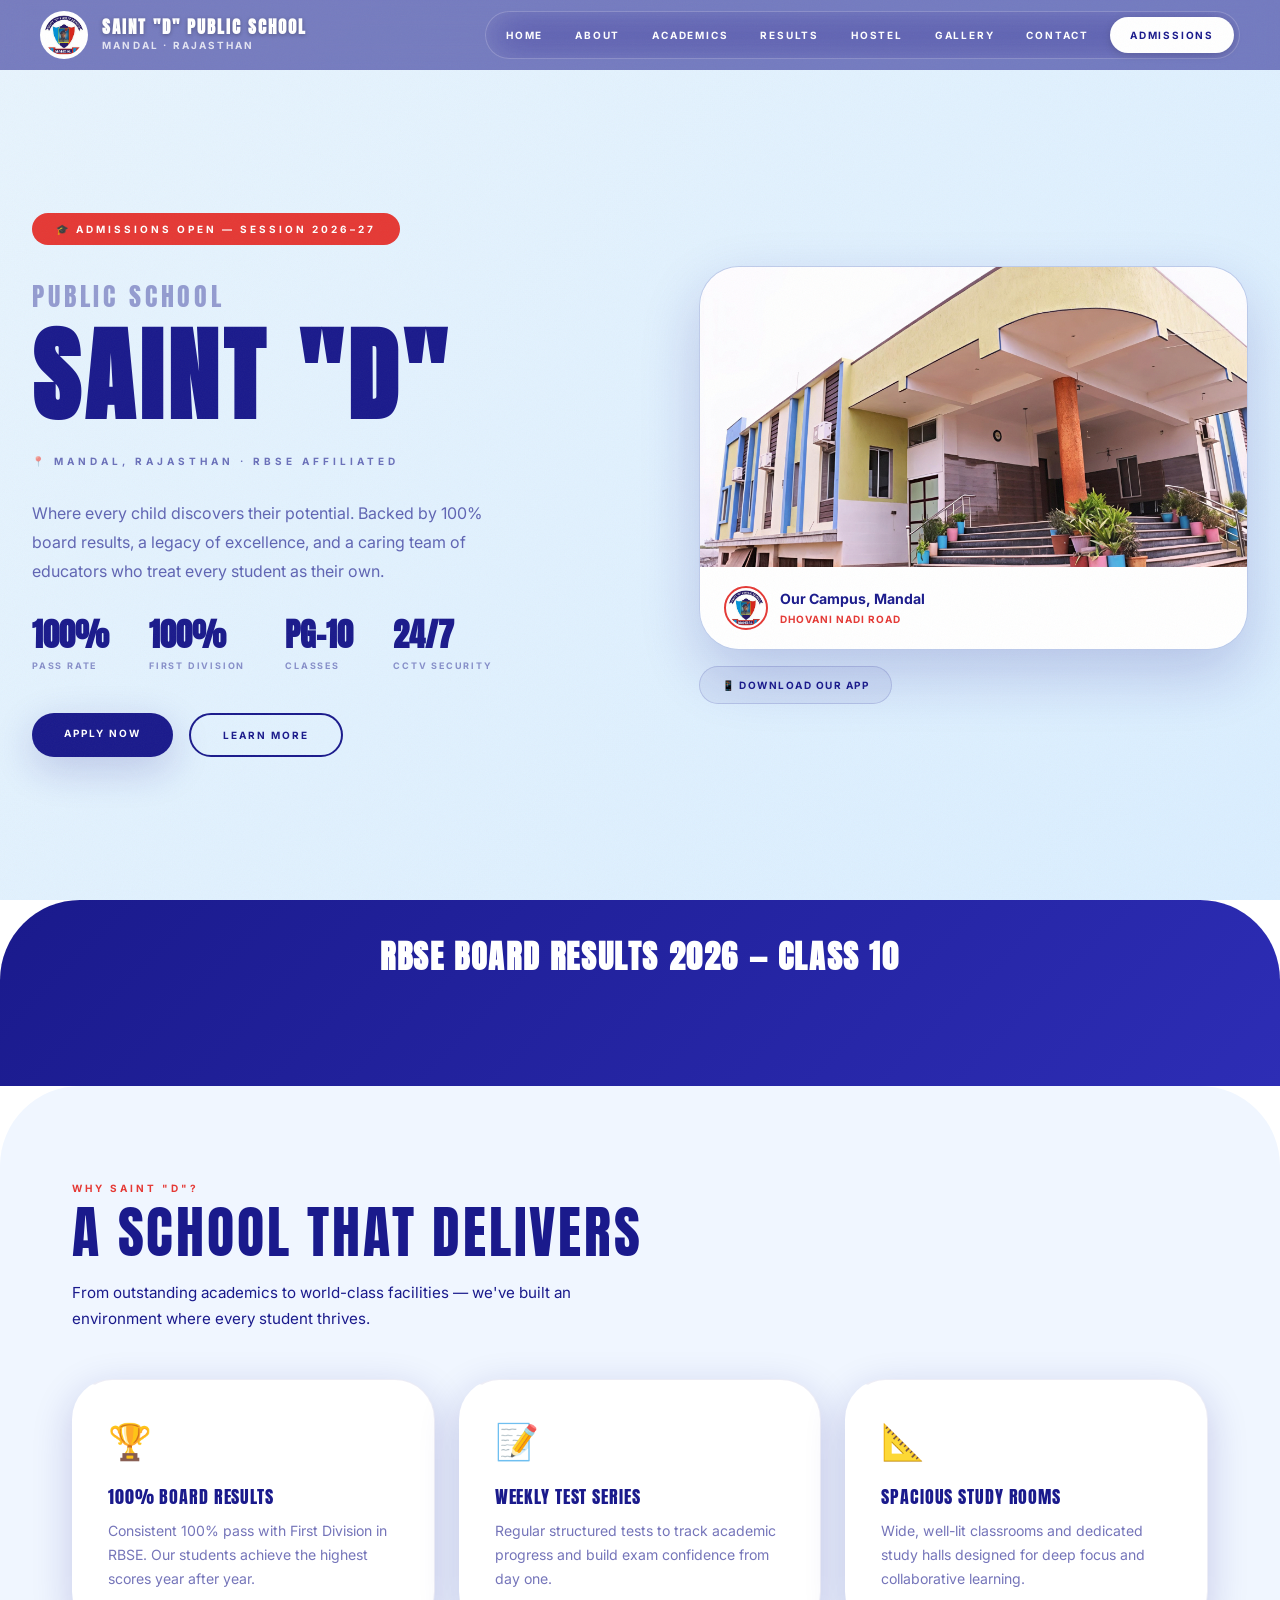
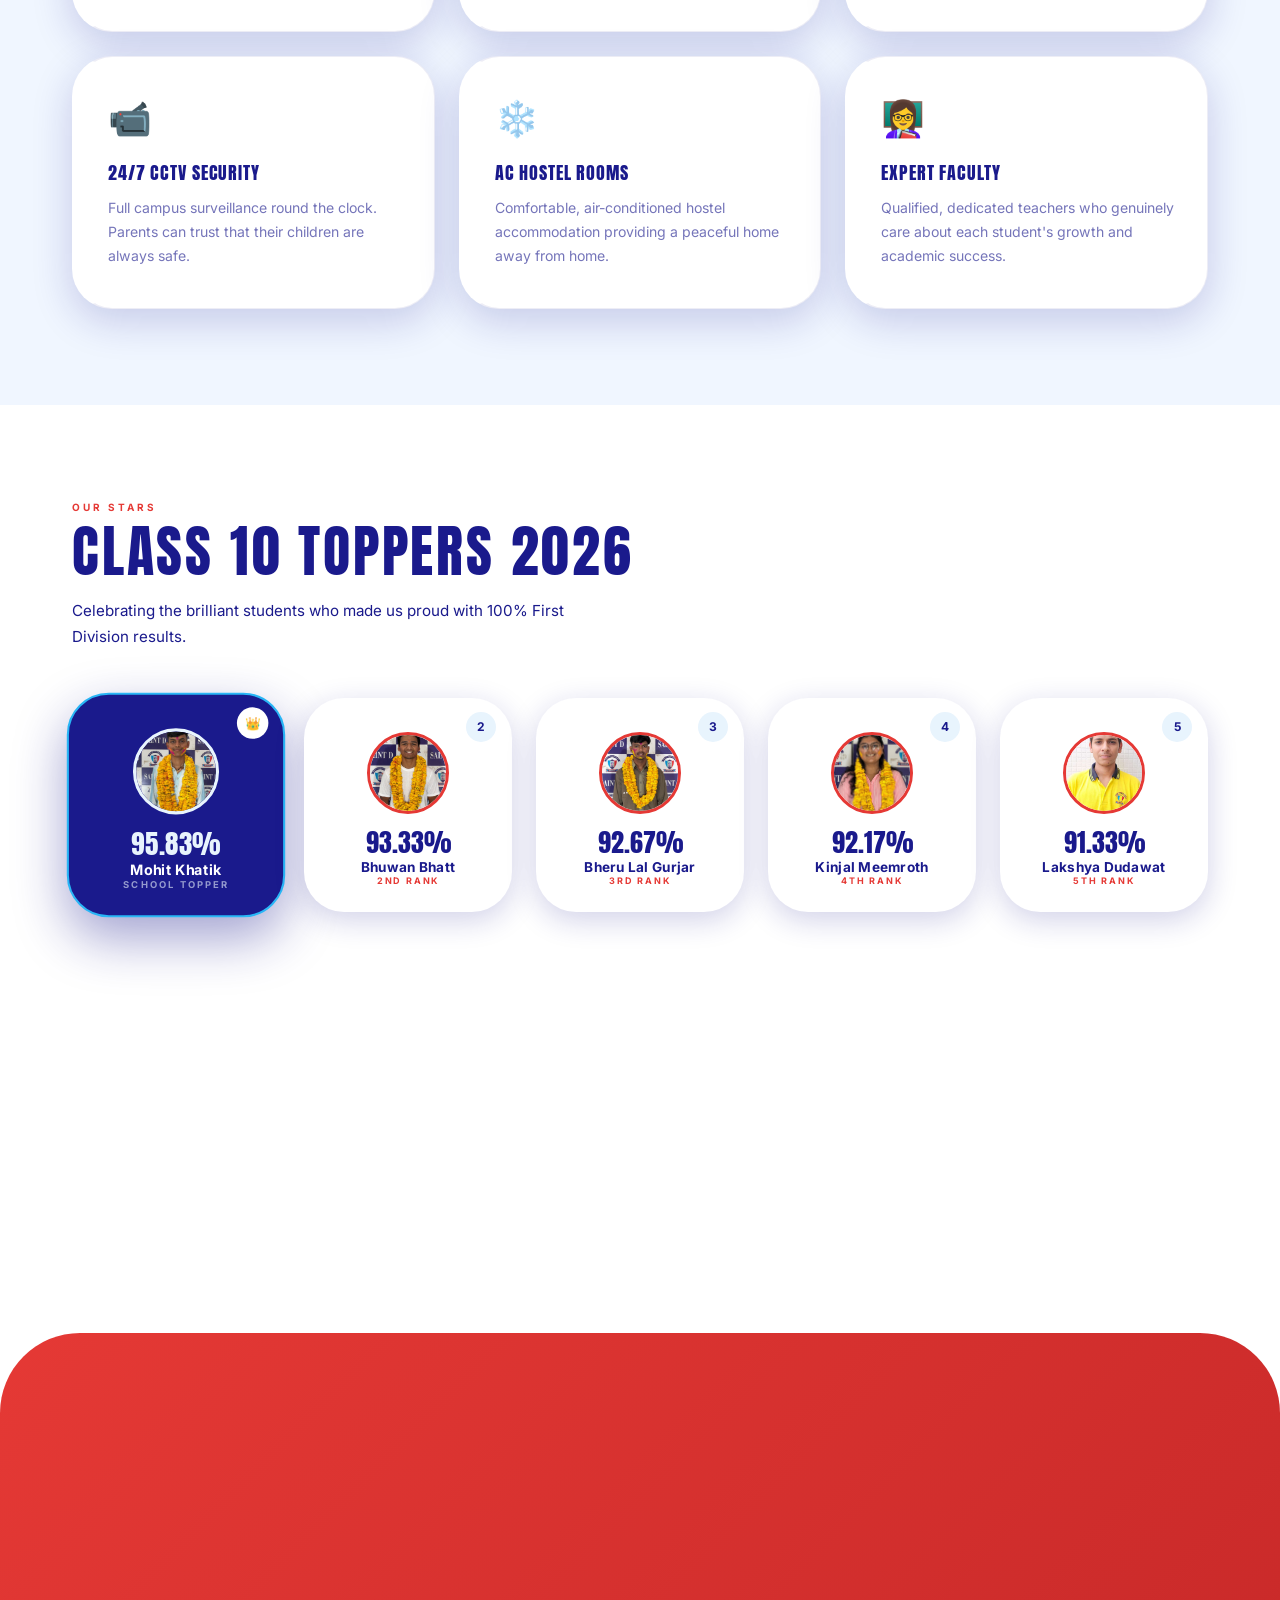
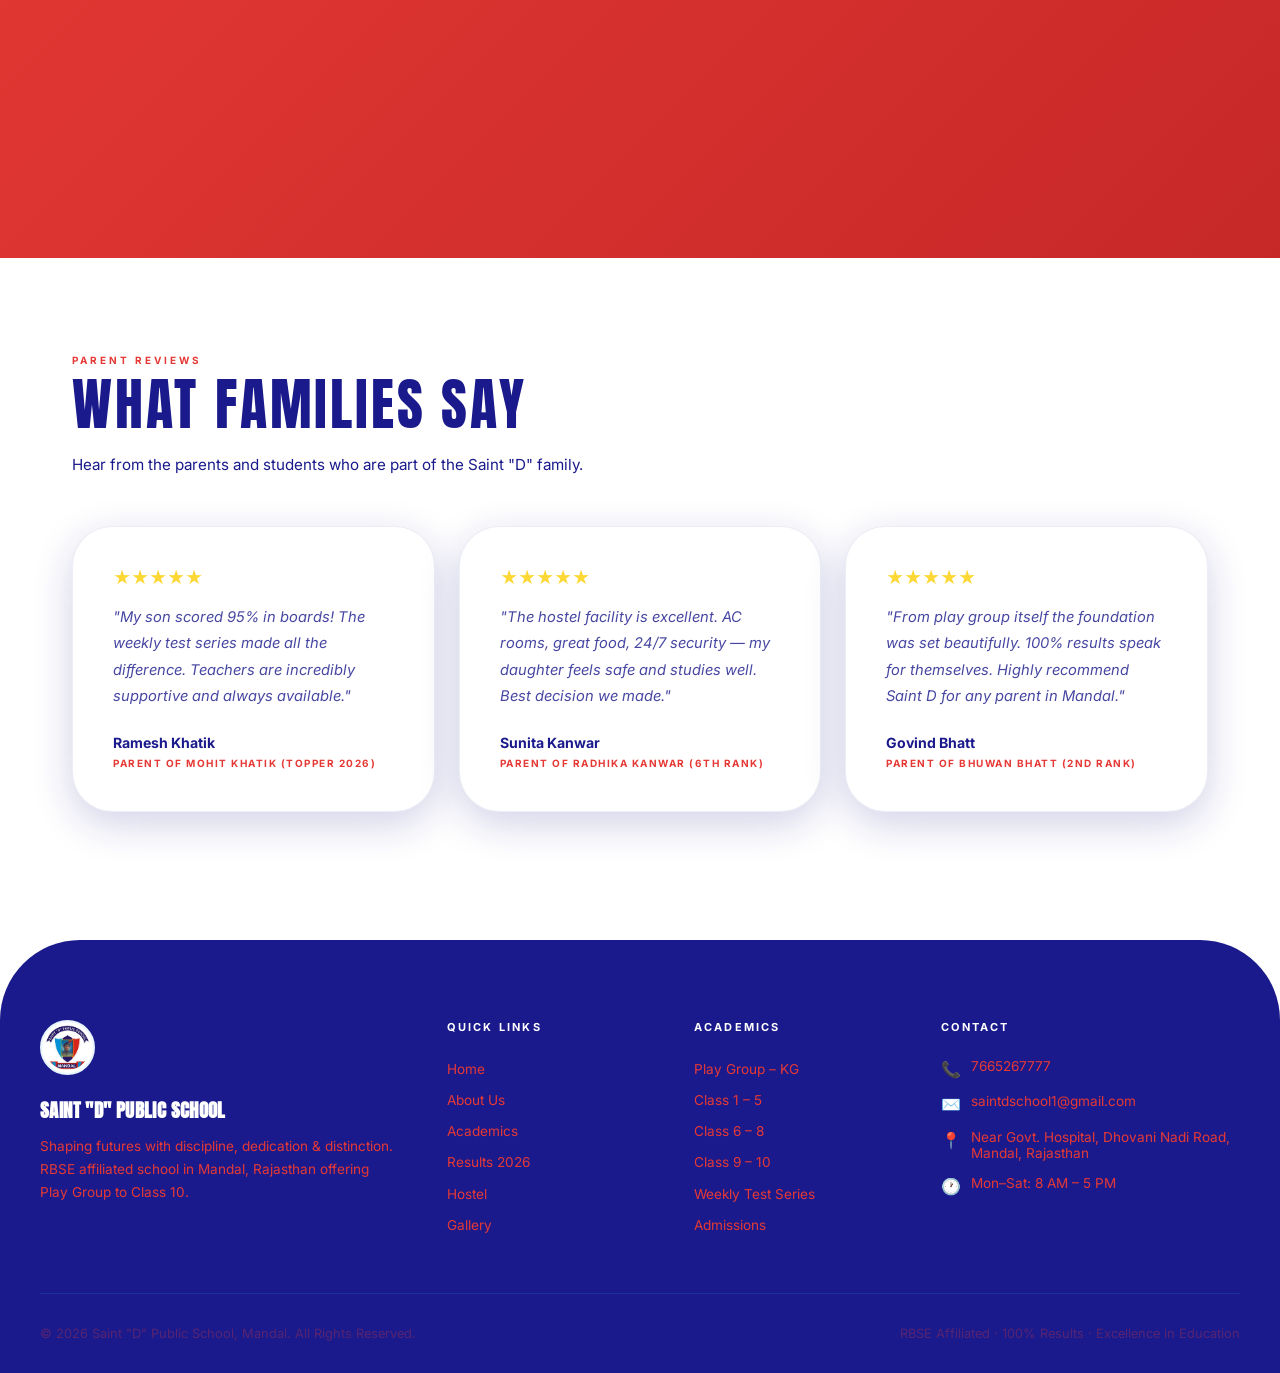
<file: index.html>
<!DOCTYPE html>
<html lang="en">
<head>
<meta charset="UTF-8">
<meta name="viewport" content="width=device-width, initial-scale=1.0">
<title>Saint "D" Public School — Mandal</title>
<meta name="description" content="Saint D Public School, Mandal, Rajasthan — RBSE affiliated school with 100% board results. Play Group to Class 10. AC Hostel, Weekly Tests, Expert Faculty.">
<link rel="stylesheet" href="style.css">
<link rel="icon" type="image/png" href="assets/logo-round.png">
<style>
/* ── HOME PAGE SPECIFIC ── */

/* HERO */
.hero {
  background: linear-gradient(135deg, var(--sage) 0%, #daeeff 100%);
  min-height: 100vh;
  display: flex;
  align-items: center;
  position: relative;
  overflow: hidden;
  padding-top: 70px;
}
.hero-inner {
  position: relative; z-index: 2;
  max-width: 1300px;
  margin: 0 auto;
  padding: 4rem 2rem;
  width: 100%;
  display: grid;
  grid-template-columns: 1.1fr 1fr;
  gap: 4rem;
  align-items: center;
}
.hero-badge {
  display: inline-block;
  background: var(--moss);
  color: var(--cream);
  font-size: 10px;
  font-weight: 700;
  letter-spacing: 0.3em;
  text-transform: uppercase;
  padding: 10px 24px;
  border-radius: 50px;
  margin-bottom: 2rem;
  animation: pulse 2.5s infinite;
}
.hero-title {
  font-family: 'Anton', sans-serif;
  font-size: clamp(3.5rem, 8vw, 7rem);
  color: var(--forest);
  line-height: 1.05;
  letter-spacing: 0.05em;
  margin-bottom: 1.5rem;
  text-transform: uppercase;
  position: relative;
}
.hero-subtitle {
  font-family: 'Anton', sans-serif;
  font-size: clamp(1rem, 2vw, 1.6rem);
  color: var(--forest);
  opacity: 0.4;
  text-transform: uppercase;
  letter-spacing: 0.15em;
  margin-bottom: 0.5rem;
}
.hero-location {
  color: var(--forest);
  font-size: 10px;
  font-weight: 700;
  letter-spacing: 0.4em;
  text-transform: uppercase;
  margin-bottom: 2rem;
  opacity: 0.6;
}
.hero-desc-text {
  color: var(--forest);
  font-size: 1rem;
  line-height: 1.8;
  opacity: 0.65;
  margin-bottom: 2rem;
  max-width: 480px;
}
.hero-stats-row {
  display: flex;
  gap: 2.5rem;
  margin-bottom: 2.5rem;
  flex-wrap: wrap;
}
.hero-stat-item strong {
  font-family: 'Anton', sans-serif;
  font-size: 2rem;
  color: var(--forest);
  display: block;
  line-height: 1.1;
}
.hero-stat-item span {
  font-size: 9px;
  font-weight: 700;
  letter-spacing: 0.2em;
  text-transform: uppercase;
  color: var(--forest);
  opacity: 0.45;
}
.hero-btns {
  display: flex;
  gap: 1rem;
  flex-wrap: wrap;
}
/* Building card */
.building-card {
  background: rgba(26, 26, 140, 0.06);
  border: 1px solid rgba(26, 26, 140, 0.12);
  border-radius: 2.5rem;
  overflow: hidden;
  box-shadow: 0 24px 60px var(--forest-shadow);
  animation: revealUp 1.2s var(--ease-premium) 0.3s both;
}
.building-card img {
  width: 100%;
  height: 300px;
  object-fit: cover;
  display: block;
}
.building-card-foot {
  padding: 1.2rem 1.5rem;
  display: flex;
  align-items: center;
  gap: 12px;
  background: var(--cream);
}
.building-card-foot img {
  width: 44px; height: 44px;
  border-radius: 50%;
  object-fit: contain;
  background: white;
  border: 2px solid var(--moss);
  padding: 2px;
}
.building-card-foot div strong { color: var(--forest); display: block; font-size: 0.88rem; }
.building-card-foot div span { color: var(--moss); font-size: 10px; font-weight: 700; letter-spacing: 0.1em; text-transform: uppercase; }
.hero-app-link {
  display: flex;
  align-items: center;
  gap: 8px;
  margin-top: 1rem;
  background: rgba(26, 26, 140, 0.06);
  border: 1px solid rgba(26, 26, 140, 0.15);
  color: var(--forest);
  padding: 12px 22px;
  border-radius: 50px;
  text-decoration: none;
  font-size: 10px;
  font-weight: 700;
  letter-spacing: 0.15em;
  text-transform: uppercase;
  transition: all 0.4s var(--ease-premium);
  width: fit-content;
}
.hero-app-link:hover {
  background: var(--forest);
  color: var(--cream);
}


/* RESULT STRIP */
.result-strip {
  background: linear-gradient(135deg, var(--forest) 0%, #2d2db5 100%);
  padding: 2rem 2rem;
  text-align: center;
  position: relative;
  overflow: hidden;
  border-radius: 5rem 5rem 0 0;
}
.result-strip h2 {
  font-family: 'Anton', sans-serif;
  color: var(--cream);
  font-size: clamp(1.2rem, 3vw, 2rem);
  margin-bottom: 0.5rem;
  text-transform: uppercase;
  letter-spacing: 0.05em;
}
.result-strip p {
  color: var(--sage);
  font-size: 0.85rem;
  font-weight: 700;
  letter-spacing: 0.1em;
  text-transform: uppercase;
}
.result-strip-badges {
  display: flex;
  justify-content: center;
  gap: 0.8rem;
  margin-top: 1.2rem;
  flex-wrap: wrap;
}
.rs-badge {
  background: rgba(230, 240, 250,0.12);
  border: 1px solid rgba(230, 240, 250,0.2);
  color: var(--cream);
  padding: 8px 20px;
  border-radius: 50px;
  font-size: 10px;
  font-weight: 700;
  letter-spacing: 0.15em;
  text-transform: uppercase;
}

/* WHY CHOOSE US */
.why-grid {
  display: grid;
  grid-template-columns: repeat(auto-fill, minmax(280px, 1fr));
  gap: 1.5rem;
}
.why-card {
  background: var(--cream);
  border-radius: 2.5rem;
  padding: 2.5rem 2rem;
  box-shadow: 0 12px 40px var(--forest-shadow);
  transition: all 0.5s var(--ease-premium);
  border: 1px solid rgba(26, 26, 140, 0.08);
  border-left: 4px solid transparent;
}
.why-card:hover {
  transform: translateY(-8px);
  box-shadow: 0 20px 60px rgba(26, 26, 140, 0.22);
  border-left-color: var(--sky);
}
.why-icon { font-size: 2.2rem; margin-bottom: 1.2rem; }
.why-card h3 {
  font-family: 'Anton', sans-serif;
  font-weight: 400;
  color: var(--forest);
  margin-bottom: 0.6rem;
  font-size: 1.1rem;
  text-transform: uppercase;
  letter-spacing: 0.05em;
}
.why-card p {
  color: var(--forest);
  opacity: 0.6;
  font-size: 0.88rem;
  line-height: 1.7;
}

/* TOPPERS PREVIEW */
.toppers-row {
  display: grid;
  grid-template-columns: repeat(auto-fill, minmax(180px, 1fr));
  gap: 1.5rem;
}
.tc {
  background: var(--cream);
  border-radius: 2.5rem;
  padding: 2rem 1rem 1.5rem;
  text-align: center;
  border: 2px solid transparent;
  transition: all 0.5s var(--ease-premium);
  position: relative;
  box-shadow: 0 8px 30px var(--forest-shadow);
}
.tc.gold {
  background: var(--forest);
  border-color: var(--sky);
  transform: scale(1.05);
  box-shadow: 0 20px 50px rgba(26, 26, 140, 0.4);
}
.tc:not(.gold):hover {
  border-color: var(--moss);
  transform: translateY(-8px);
  box-shadow: 0 16px 40px rgba(26, 26, 140, 0.2);
}
.tc-rank {
  position: absolute; top: 12px; right: 14px;
  width: 30px; height: 30px;
  background: var(--sage); color: var(--forest);
  border-radius: 50%; font-weight: 700; font-size: 0.75rem;
  display: flex; align-items: center; justify-content: center;
}
.tc.gold .tc-rank { background: var(--cream); }
.tc-photo-wrap {
  width: 82px; height: 82px;
  margin: 0 auto 1rem;
}
.tc-photo {
  width: 82px; height: 82px;
  border-radius: 50%;
  object-fit: cover;
  border: 3px solid var(--moss);
  background: var(--olive);
  display: block;
}
.tc.gold .tc-photo { border-color: var(--sage); }
.tc-pct {
  font-size: 1.6rem; font-weight: 400;
  font-family: 'Anton', sans-serif;
  color: var(--forest); line-height: 1;
  margin-bottom: 0.2rem;
}
.tc.gold .tc-pct { color: var(--sage); }
.tc-name {
  font-weight: 700; font-size: 0.85rem; color: var(--forest);
  letter-spacing: 0.02em;
}
.tc.gold .tc-name { color: var(--cream); }
.tc-lbl {
  font-size: 9px; color: var(--moss); font-weight: 700;
  text-transform: uppercase; letter-spacing: 0.2em;
}
.tc.gold .tc-lbl { color: rgba(230, 240, 250,0.6); }

/* ADMISSION CTA */
.cta-band {
  background: linear-gradient(135deg, var(--moss) 0%, #c62828 100%);
  padding: 6rem 2rem;
  text-align: center;
  position: relative;
  overflow: hidden;
  border-radius: 5rem 5rem 0 0;
}
.cta-band h2 {
  font-family: 'Anton', sans-serif;
  color: var(--cream);
  font-size: clamp(2rem, 6vw, 4rem);
  margin-bottom: 1.2rem;
  position: relative;
  text-transform: uppercase;
  letter-spacing: 0.05em;
  line-height: 1.1;
}
.cta-band p {
  color: var(--sage);
  font-size: 0.95rem;
  margin-bottom: 2.5rem;
  position: relative;
}
.classes-pills {
  display: flex; justify-content: center; gap: 0.6rem; flex-wrap: wrap; margin-bottom: 2.5rem; position: relative;
}
.pill {
  background: rgba(230, 240, 250,0.1);
  border: 1px solid rgba(230, 240, 250,0.2);
  color: var(--sage);
  padding: 8px 18px;
  border-radius: 50px;
  font-size: 10px;
  font-weight: 700;
  letter-spacing: 0.15em;
  text-transform: uppercase;
}

/* TESTIMONIALS */
.testi-grid {
  display: grid;
  grid-template-columns: repeat(auto-fill, minmax(300px,1fr));
  gap: 1.5rem;
}
.testi-card {
  background: var(--cream);
  border-radius: 2.5rem;
  padding: 2.5rem;
  box-shadow: 0 12px 40px var(--forest-shadow);
  transition: all 0.5s var(--ease-premium);
  border: 1px solid rgba(26, 26, 140, 0.08);
}
.testi-card:hover { transform: translateY(-6px); }
.testi-stars { color: var(--gold); font-size: 1.1rem; margin-bottom: 1rem; }
.testi-text {
  color: var(--forest);
  font-size: 0.92rem;
  line-height: 1.8;
  margin-bottom: 1.5rem;
  font-style: italic;
  opacity: 0.8;
}
.testi-author strong {
  display: block; font-weight: 700; color: var(--forest); font-size: 0.88rem;
}
.testi-author span {
  color: var(--moss); font-size: 10px; font-weight: 700;
  letter-spacing: 0.15em; text-transform: uppercase;
}

@media (max-width: 768px) {
  .hero-inner { grid-template-columns: 1fr; gap: 2rem; }
  .building-card { max-width: 500px; }
  .hero-stats-row { gap: 1.5rem; }
}
</style>
</head>
<body>

<div id="navbar"></div>

<!-- HERO -->
<section class="hero">
  <div class="hero-inner">
    <div class="anim-up">
      <div class="hero-badge">🎓 Admissions Open — Session 2026–27</div>
      <div class="hero-subtitle">Public School</div>
      <h1 class="hero-title">Saint "D"</h1>
      <div class="hero-location">📍 Mandal, Rajasthan · RBSE Affiliated</div>
      <p class="hero-desc-text">Where every child discovers their potential. Backed by 100% board results, a legacy of excellence, and a caring team of educators who treat every student as their own.</p>
      <div class="hero-stats-row">
        <div class="hero-stat-item"><strong>100%</strong><span>Pass Rate</span></div>
        <div class="hero-stat-item"><strong>100%</strong><span>First Division</span></div>
        <div class="hero-stat-item"><strong>PG–10</strong><span>Classes</span></div>
        <div class="hero-stat-item"><strong>24/7</strong><span>CCTV Security</span></div>
      </div>
      <div class="hero-btns">
        <a href="./contact" class="btn btn-forest">Apply Now</a>
        <a href="./about" class="btn btn-outline">Learn More</a>
      </div>
    </div>
    <div class="anim-up2">
      <div class="building-card">
        <img src="assets/building.jpg" alt="School Campus" onerror="this.style.background='var(--forest)';this.style.height='300px';this.removeAttribute('src')">
        <div class="building-card-foot">
          <img src="assets/logo.jpg" alt="Logo" onerror="this.style.display='none'">
          <div>
            <strong>Our Campus, Mandal</strong>
            <span>Dhovani Nadi Road</span>
          </div>
        </div>
      </div>
      <a href="https://play.google.com/store/apps/details?id=com.mysolution.saintd&hl=en_IN" target="_blank" class="hero-app-link">📱 Download Our App</a>
    </div>
  </div>
</section>

<!-- RESULT STRIP -->
<div class="result-strip">
  <h2 class="reveal">RBSE Board Results 2026 — Class 10</h2>
  <p class="reveal">Proud to announce outstanding board results for yet another year</p>
  <div class="result-strip-badges reveal">
    <div class="rs-badge">✅ 100% Pass</div>
    <div class="rs-badge">🥇 100% First Division</div>
    <div class="rs-badge">🌟 Top Score: 95.83%</div>
  </div>
</div>

<!-- WHY CHOOSE US -->
<div class="bg-olive">
  <div class="section">
    <div class="section-label reveal">Why Saint "D"?</div>
    <div class="section-title reveal">A School That Delivers</div>
    <div class="section-subtitle reveal">From outstanding academics to world-class facilities — we've built an environment where every student thrives.</div>
    <div class="why-grid">
      <div class="why-card reveal"><div class="why-icon">🏆</div><h3>100% Board Results</h3><p>Consistent 100% pass with First Division in RBSE. Our students achieve the highest scores year after year.</p></div>
      <div class="why-card reveal"><div class="why-icon">📝</div><h3>Weekly Test Series</h3><p>Regular structured tests to track academic progress and build exam confidence from day one.</p></div>
      <div class="why-card reveal"><div class="why-icon">📐</div><h3>Spacious Study Rooms</h3><p>Wide, well-lit classrooms and dedicated study halls designed for deep focus and collaborative learning.</p></div>
      <div class="why-card reveal"><div class="why-icon">📹</div><h3>24/7 CCTV Security</h3><p>Full campus surveillance round the clock. Parents can trust that their children are always safe.</p></div>
      <div class="why-card reveal"><div class="why-icon">❄️</div><h3>AC Hostel Rooms</h3><p>Comfortable, air-conditioned hostel accommodation providing a peaceful home away from home.</p></div>
      <div class="why-card reveal"><div class="why-icon">👩‍🏫</div><h3>Expert Faculty</h3><p>Qualified, dedicated teachers who genuinely care about each student's growth and academic success.</p></div>
    </div>
  </div>
</div>

<!-- TOPPERS -->
<div class="section">
  <div class="section-label reveal">Our Stars</div>
  <div class="section-title reveal">Class 10 Toppers 2026</div>
  <div class="section-subtitle reveal">Celebrating the brilliant students who made us proud with 100% First Division results.</div>
  <div class="toppers-row">
    <div class="tc gold reveal">
      <div class="tc-rank">👑</div>
      <div class="tc-photo-wrap"><img class="tc-photo" alt="Mohit Khatik" src="assets/topper1.jpg"></div>
      <div class="tc-pct">95.83%</div><div class="tc-name">Mohit Khatik</div><div class="tc-lbl">School Topper</div>
    </div>
    <div class="tc reveal">
      <div class="tc-rank">2</div>
      <div class="tc-photo-wrap"><img class="tc-photo" alt="Bhuwan Bhatt" src="assets/topper2.jpg"></div>
      <div class="tc-pct">93.33%</div><div class="tc-name">Bhuwan Bhatt</div><div class="tc-lbl">2nd Rank</div>
    </div>
    <div class="tc reveal">
      <div class="tc-rank">3</div>
      <div class="tc-photo-wrap"><img class="tc-photo" alt="Bheru Lal Gurjar" src="assets/topper3.jpg"></div>
      <div class="tc-pct">92.67%</div><div class="tc-name">Bheru Lal Gurjar</div><div class="tc-lbl">3rd Rank</div>
    </div>
    <div class="tc reveal">
      <div class="tc-rank">4</div>
      <div class="tc-photo-wrap"><img class="tc-photo" alt="Kinjal Meemroth" src="assets/topper4.jpg"></div>
      <div class="tc-pct">92.17%</div><div class="tc-name">Kinjal Meemroth</div><div class="tc-lbl">4th Rank</div>
    </div>
    <div class="tc reveal">
      <div class="tc-rank">5</div>
      <div class="tc-photo-wrap"><img class="tc-photo" alt="Lakshya Dudawat" src="assets/topper5.jpg"></div>
      <div class="tc-pct">91.33%</div><div class="tc-name">Lakshya Dudawat</div><div class="tc-lbl">5th Rank</div>
    </div>
    <div class="tc reveal">
      <div class="tc-rank">6</div>
      <div class="tc-photo-wrap"><img class="tc-photo" alt="Radhika Kanwar" src="assets/topper6.jpg"></div>
      <div class="tc-pct">90.17%</div><div class="tc-name">Radhika Kanwar</div><div class="tc-lbl">6th Rank</div>
    </div>
  </div>
  <div style="text-align:center;margin-top:3rem;" class="reveal">
    <a href="./results" class="btn btn-forest">View Full Results →</a>
  </div>
</div>

<!-- ADMISSION CTA -->
<div class="cta-band">
  <h2 class="reveal">Admissions Open<br>2026–27</h2>
  <p class="reveal">Enroll your child from Play Group all the way to Class 10. Limited seats — apply early.</p>
  <div class="classes-pills reveal">
    <div class="pill">Play Group</div><div class="pill">Nursery</div><div class="pill">KG</div>
    <div class="pill">Class 1–5</div><div class="pill">Class 6–8</div><div class="pill">Class 9–10</div>
  </div>
  <a href="./contact" class="btn btn-white reveal">📞 Enquire Now</a>
</div>

<!-- TESTIMONIALS -->
<div class="section">
  <div class="section-label reveal">Parent Reviews</div>
  <div class="section-title reveal">What Families Say</div>
  <div class="section-subtitle reveal">Hear from the parents and students who are part of the Saint "D" family.</div>
  <div class="testi-grid">
    <div class="testi-card reveal">
      <div class="testi-stars">★★★★★</div>
      <p class="testi-text">"My son scored 95% in boards! The weekly test series made all the difference. Teachers are incredibly supportive and always available."</p>
      <div class="testi-author"><strong>Ramesh Khatik</strong><span>Parent of Mohit Khatik (Topper 2026)</span></div>
    </div>
    <div class="testi-card reveal">
      <div class="testi-stars">★★★★★</div>
      <p class="testi-text">"The hostel facility is excellent. AC rooms, great food, 24/7 security — my daughter feels safe and studies well. Best decision we made."</p>
      <div class="testi-author"><strong>Sunita Kanwar</strong><span>Parent of Radhika Kanwar (6th Rank)</span></div>
    </div>
    <div class="testi-card reveal">
      <div class="testi-stars">★★★★★</div>
      <p class="testi-text">"From play group itself the foundation was set beautifully. 100% results speak for themselves. Highly recommend Saint D for any parent in Mandal."</p>
      <div class="testi-author"><strong>Govind Bhatt</strong><span>Parent of Bhuwan Bhatt (2nd Rank)</span></div>
    </div>
  </div>
</div>

<div id="footer"></div>

<script src="shared.js"></script>

</body>
</html>
</file>
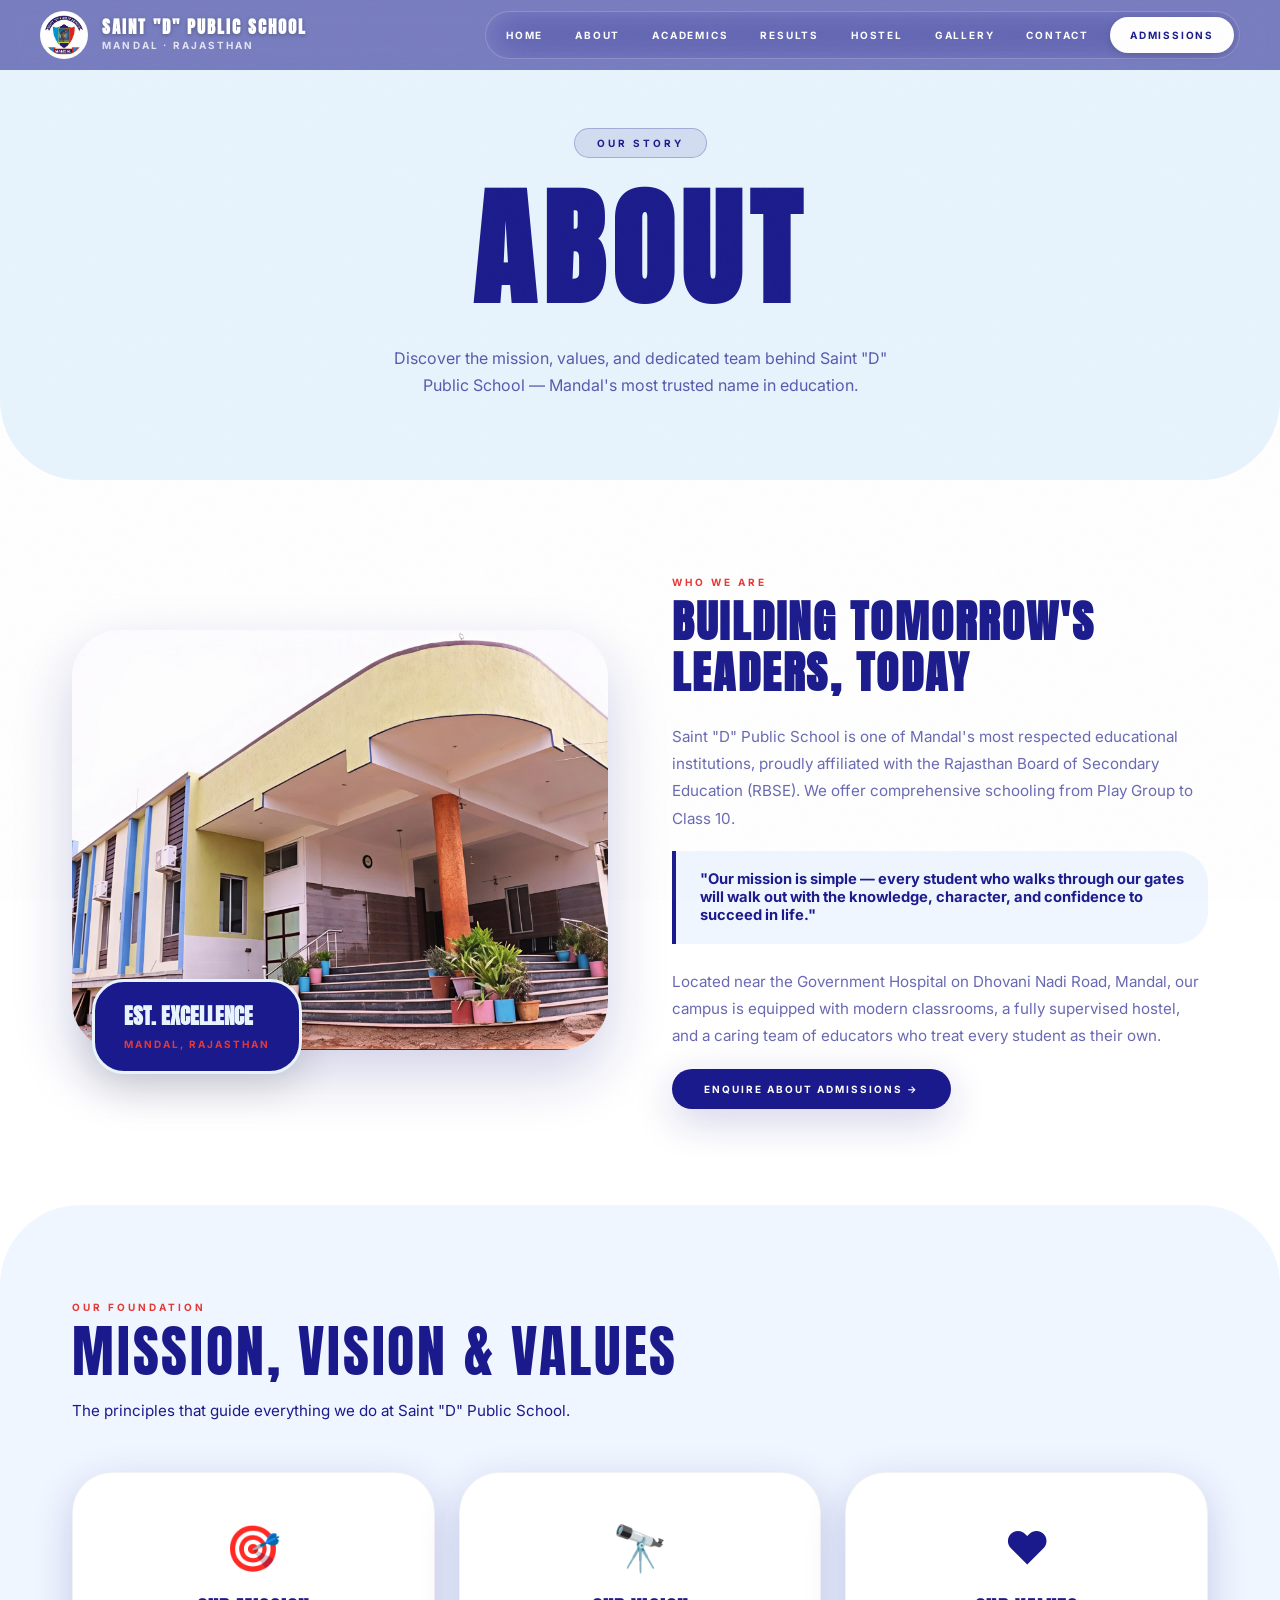
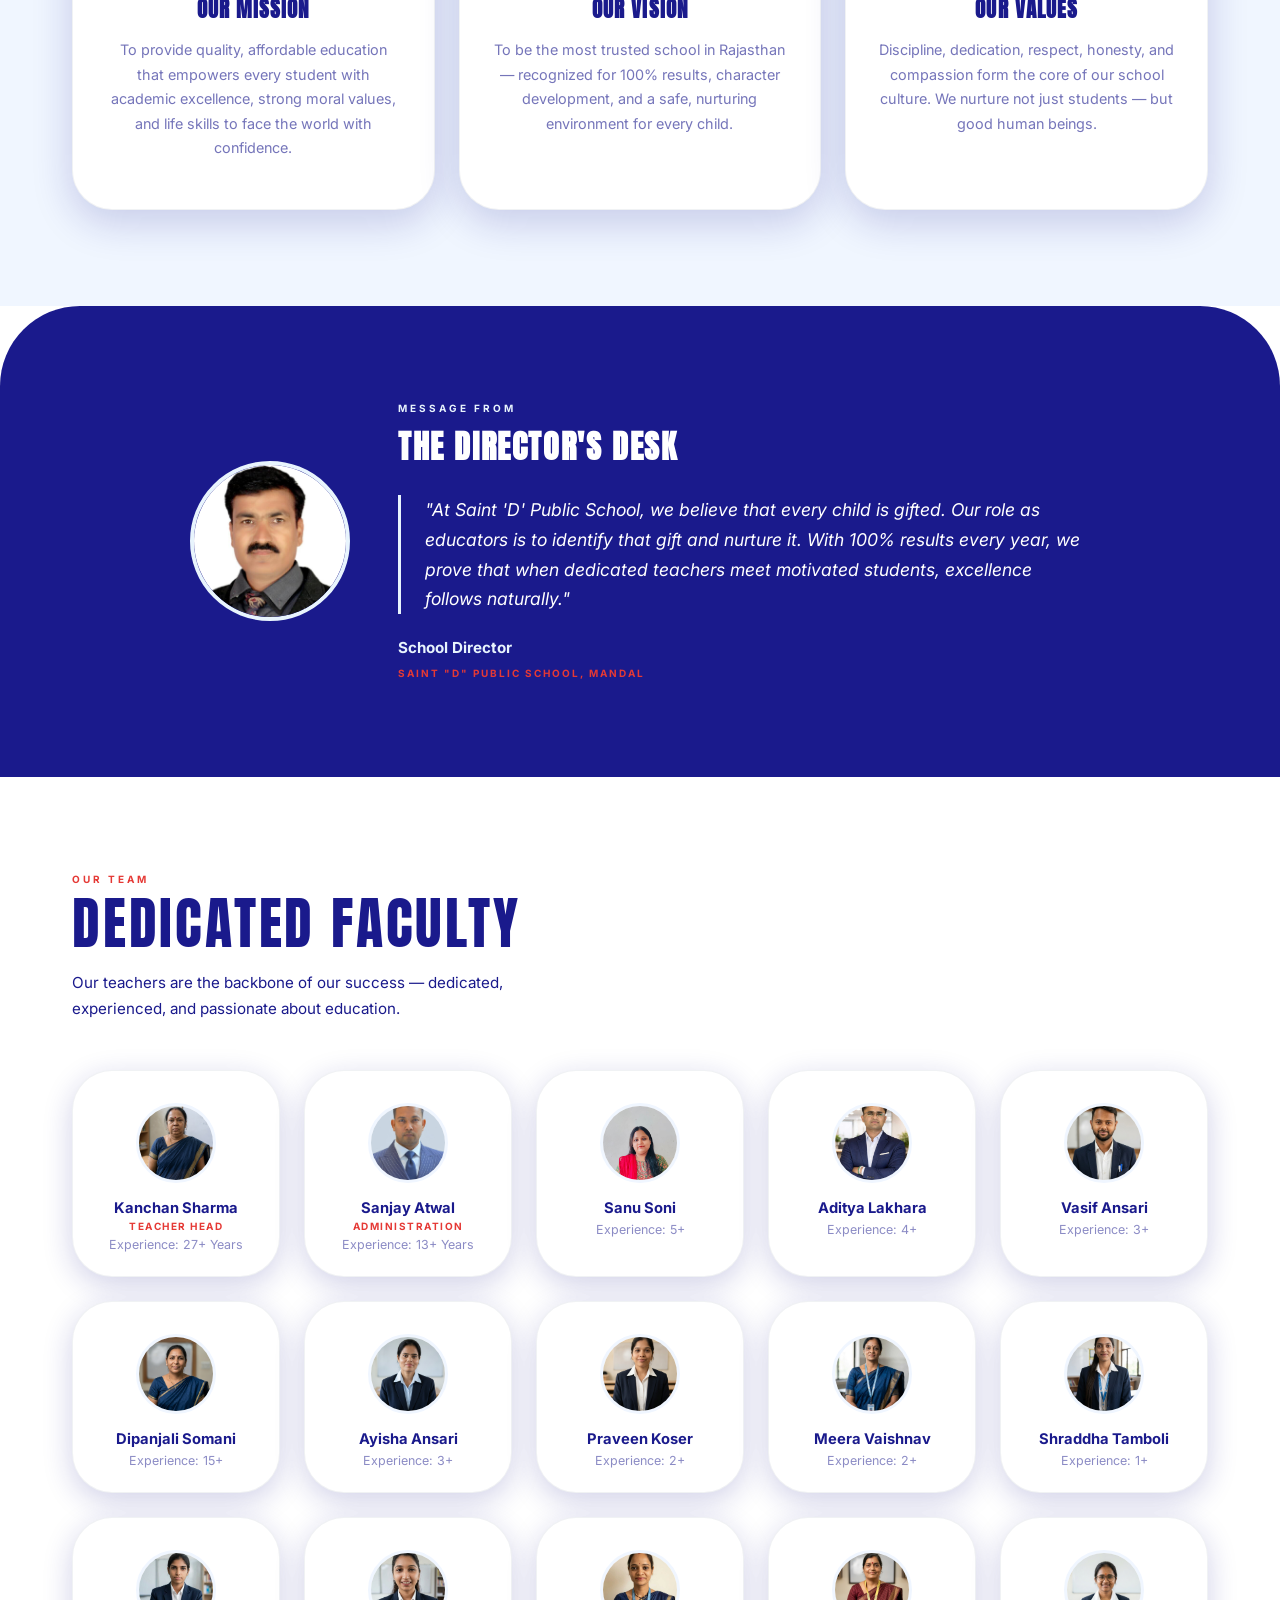
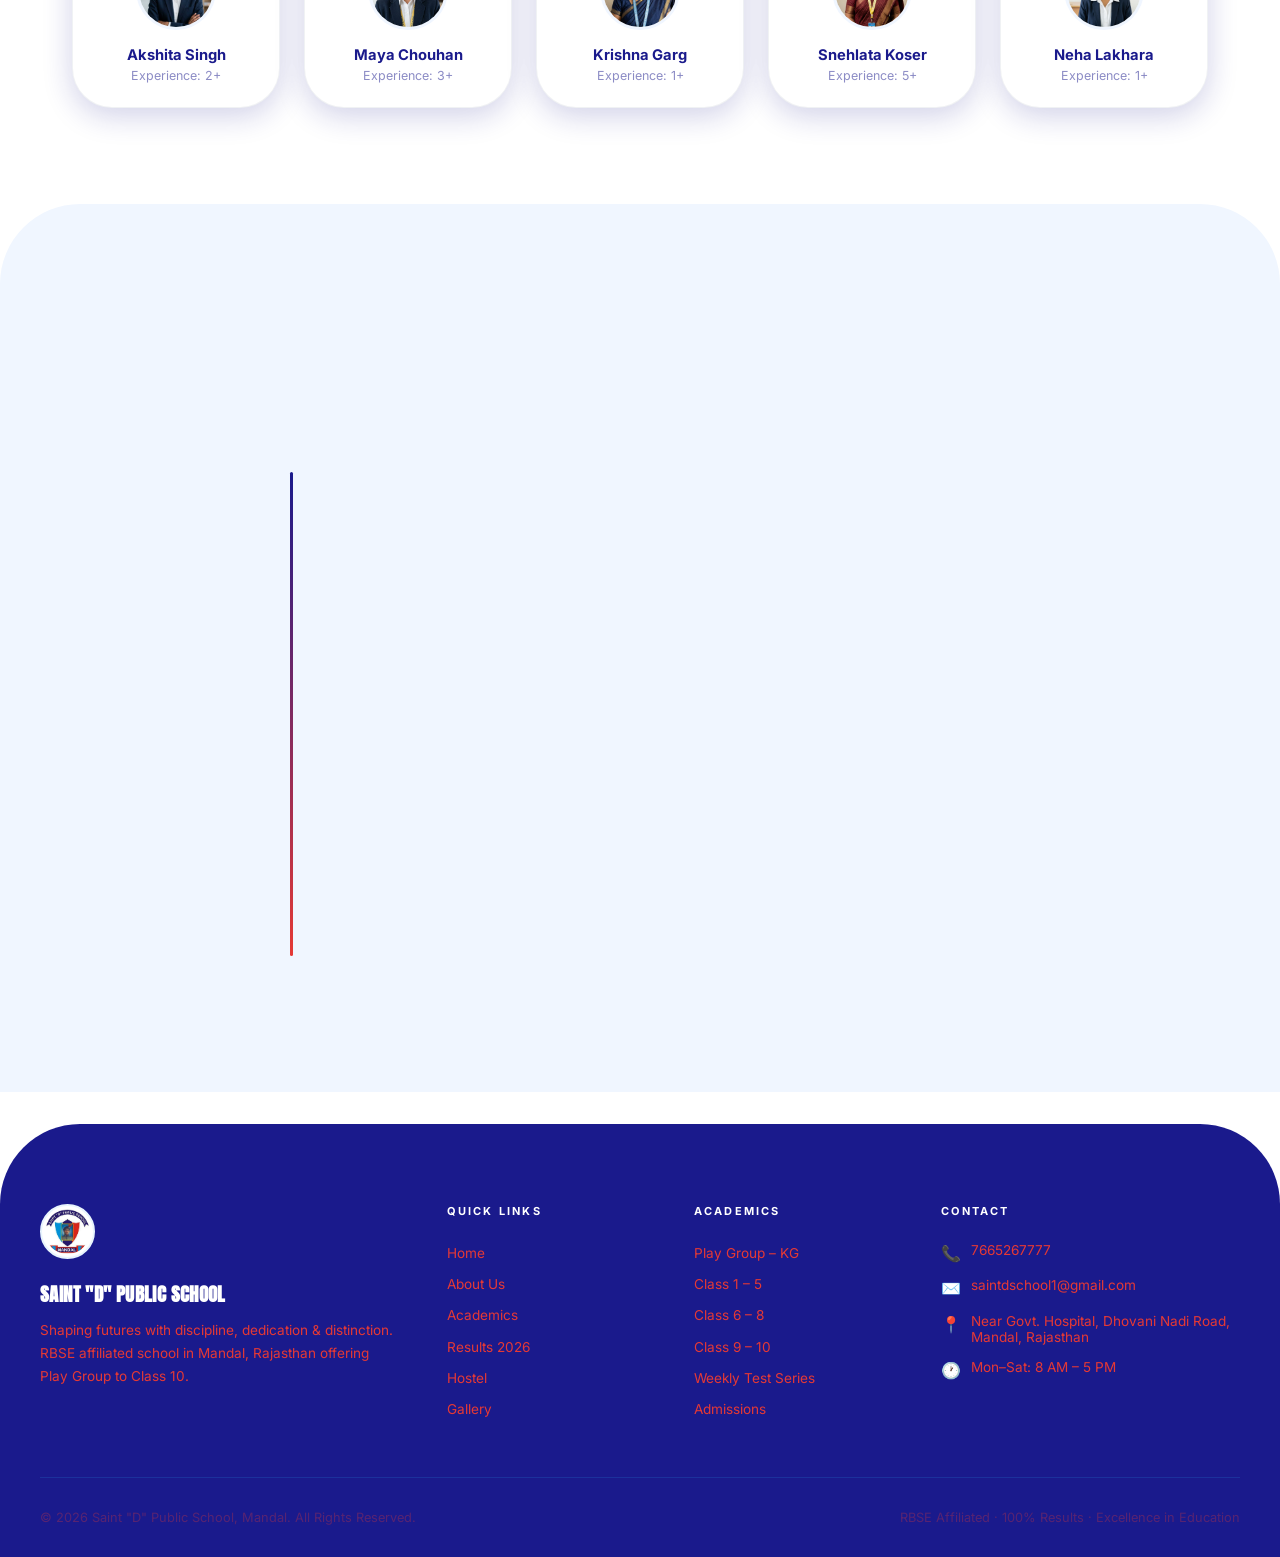
<file: about.html>
<!DOCTYPE html>
<html lang="en">

<head>
  <meta charset="UTF-8">
  <meta name="viewport" content="width=device-width, initial-scale=1.0">
  <title>About Us — Saint "D" Public School</title>
  <meta name="description"
    content="Learn about Saint D Public School's mission, vision, dedicated faculty, and journey of academic excellence in Mandal, Rajasthan.">
  <link rel="stylesheet" href="style.css">
  <link rel="icon" type="image/png" href="assets/logo-round.png">
  <style>
    .about-intro {
      display: grid;
      grid-template-columns: 1fr 1fr;
      gap: 4rem;
      align-items: center;
      padding: 6rem 2rem;
      max-width: 1200px;
      margin: 0 auto;
    }

    .about-img-block {
      position: relative;
    }

    .about-img-block img {
      width: 100%;
      border-radius: 3rem;
      object-fit: cover;
      height: 420px;
      box-shadow: 0 24px 60px var(--forest-shadow);
    }

    .about-img-badge {
      position: absolute;
      bottom: -20px;
      left: 20px;
      background: var(--forest);
      color: var(--cream);
      border-radius: 2rem;
      padding: 1.2rem 1.8rem;
      box-shadow: 0 12px 40px rgba(0, 0, 0, 0.15);
      border: 3px solid var(--sage);
    }

    .about-img-badge strong {
      display: block;
      font-family: 'Anton', sans-serif;
      font-size: 1.3rem;
      color: var(--sage);
      text-transform: uppercase;
    }

    .about-img-badge span {
      font-size: 10px;
      color: var(--moss);
      font-weight: 700;
      letter-spacing: 0.2em;
      text-transform: uppercase;
    }

    .about-text h2 {
      font-family: 'Anton', sans-serif;
      font-size: clamp(2rem, 4vw, 2.8rem);
      color: var(--forest);
      margin-bottom: 1.5rem;
      line-height: 1.15;
      text-transform: uppercase;
      letter-spacing: 0.05em;
    }

    .about-text p {
      color: var(--forest);
      opacity: 0.65;
      font-size: 0.95rem;
      line-height: 1.8;
      margin-bottom: 1.2rem;
    }

    .about-text .highlight {
      background: var(--olive);
      border-left: 4px solid var(--forest);
      border-radius: 0 2rem 2rem 0;
      padding: 1.2rem 1.5rem;
      color: var(--forest);
      font-weight: 700;
      font-size: 0.92rem;
      margin-bottom: 1.5rem;
    }

    /* MISSION VISION */
    .mv-grid {
      display: grid;
      grid-template-columns: 1fr 1fr 1fr;
      gap: 1.5rem;
    }

    .mv-card {
      background: var(--cream);
      border-radius: 2.5rem;
      padding: 3rem 2rem;
      text-align: center;
      box-shadow: 0 12px 40px var(--forest-shadow);
      transition: all 0.5s var(--ease-premium);
      border: 1px solid rgba(10, 37, 64, 0.06);
    }

    .mv-card:hover {
      transform: translateY(-8px);
    }

    .mv-icon {
      font-size: 2.8rem;
      margin-bottom: 1.2rem;
    }

    .mv-card h3 {
      font-family: 'Anton', sans-serif;
      color: var(--forest);
      font-size: 1.3rem;
      margin-bottom: 0.8rem;
      text-transform: uppercase;
      letter-spacing: 0.05em;
    }

    .mv-card p {
      color: var(--forest);
      opacity: 0.6;
      font-size: 0.9rem;
      line-height: 1.7;
    }

    /* PRINCIPAL */
    .principal-section {
      background: var(--forest);
      padding: 6rem 2rem;
      border-radius: 5rem 5rem 0 0;
    }

    .principal-inner {
      max-width: 900px;
      margin: 0 auto;
      display: grid;
      grid-template-columns: auto 1fr;
      gap: 3rem;
      align-items: center;
    }

    .principal-photo-wrap {
      display: flex;
      justify-content: center;
    }

    .principal-photo {
      width: 160px;
      height: 160px;
      border-radius: 50%;
      object-fit: cover;
      border: 4px solid var(--sage);
      display: block;
    }

    .principal-msg blockquote {
      font-style: italic;
      color: var(--cream);
      font-size: 1.1rem;
      line-height: 1.7;
      margin-bottom: 1.5rem;
      position: relative;
      padding-left: 1.5rem;
      border-left: 3px solid var(--sage);
    }

    .principal-msg strong {
      color: var(--sage);
      display: block;
      font-size: 0.95rem;
      margin-bottom: 0.2rem;
    }

    .principal-msg span {
      color: var(--moss);
      font-size: 10px;
      letter-spacing: 0.2em;
      text-transform: uppercase;
      font-weight: 700;
    }

    /* STAFF GRID */
    .staff-grid {
      display: grid;
      grid-template-columns: repeat(auto-fill, minmax(200px, 1fr));
      gap: 1.5rem;
    }

    .staff-card {
      background: var(--cream);
      border-radius: 2.5rem;
      padding: 2rem 1rem 1.5rem;
      text-align: center;
      box-shadow: 0 8px 30px var(--forest-shadow);
      transition: all 0.5s var(--ease-premium);
      border: 1px solid rgba(10, 37, 64, 0.06);
    }

    .staff-card:hover {
      transform: translateY(-6px);
    }

    .staff-photo-wrap {
      width: 80px;
      height: 80px;
      margin: 0 auto 1rem;
    }

    .staff-photo {
      width: 80px;
      height: 80px;
      border-radius: 50%;
      object-fit: cover;
      border: 3px solid var(--olive);
      display: block;
    }

    .staff-card h4 {
      font-weight: 700;
      color: var(--forest);
      font-size: 0.92rem;
      margin-bottom: 0.2rem;
    }

    .staff-card .subject {
      color: var(--moss);
      font-size: 10px;
      font-weight: 700;
      text-transform: uppercase;
      letter-spacing: 0.15em;
    }

    .staff-card .exp {
      color: var(--forest);
      opacity: 0.5;
      font-size: 0.78rem;
      margin-top: 0.3rem;
    }

    /* MILESTONES */
    .timeline {
      max-width: 700px;
      margin: 0 auto;
      position: relative;
      padding-left: 2rem;
    }

    .timeline::before {
      content: '';
      position: absolute;
      left: 0;
      top: 0;
      bottom: 0;
      width: 3px;
      background: linear-gradient(to bottom, var(--forest), var(--moss));
      border-radius: 2px;
    }

    .tl-item {
      position: relative;
      margin-bottom: 2.5rem;
      padding-left: 2rem;
    }

    .tl-dot {
      position: absolute;
      left: -2.6rem;
      top: 0.4rem;
      width: 18px;
      height: 18px;
      border-radius: 50%;
      background: var(--forest);
      border: 3px solid var(--cream);
      box-shadow: 0 0 0 3px var(--forest);
    }

    .tl-year {
      font-size: 10px;
      font-weight: 700;
      color: var(--moss);
      text-transform: uppercase;
      letter-spacing: 0.2em;
      margin-bottom: 0.4rem;
    }

    .tl-item h4 {
      font-weight: 700;
      color: var(--forest);
      margin-bottom: 0.3rem;
    }

    .tl-item p {
      color: var(--forest);
      opacity: 0.6;
      font-size: 0.88rem;
      line-height: 1.7;
    }

    @media (max-width: 768px) {
      .about-intro {
        grid-template-columns: 1fr;
      }

      .mv-grid {
        grid-template-columns: 1fr;
      }

      .principal-inner {
        grid-template-columns: 1fr;
        text-align: center;
      }

      .principal-msg blockquote {
        padding-left: 1rem;
      }
    }
  </style>
</head>

<body>
  <div id="navbar"></div>

  <div class="page-hero">
    <div class="page-hero-label">Our Story</div>
    <h1>About</h1>
    <p>Discover the mission, values, and dedicated team behind Saint "D" Public School — Mandal's most trusted name in
      education.</p>
  </div>

  <!-- ABOUT INTRO -->
  <div class="about-intro">
    <div class="about-img-block reveal">
      <img src="assets/building.jpg" alt="School Building"
        onerror="this.style.background='var(--forest)';this.style.display='block';this.removeAttribute('src')">
      <div class="about-img-badge">
        <strong>Est. Excellence</strong>
        <span>Mandal, Rajasthan</span>
      </div>
    </div>
    <div class="about-text reveal">
      <div class="section-label">Who We Are</div>
      <h2>Building Tomorrow's Leaders, Today</h2>
      <p>Saint "D" Public School is one of Mandal's most respected educational institutions, proudly affiliated with the
        Rajasthan Board of Secondary Education (RBSE). We offer comprehensive schooling from Play Group to Class 10.</p>
      <div class="highlight">"Our mission is simple — every student who walks through our gates will walk out with the
        knowledge, character, and confidence to succeed in life."</div>
      <p>Located near the Government Hospital on Dhovani Nadi Road, Mandal, our campus is equipped with modern
        classrooms, a fully supervised hostel, and a caring team of educators who treat every student as their own.</p>
      <a href="./contact" class="btn btn-forest">Enquire About Admissions →</a>
    </div>
  </div>

  <!-- MISSION VISION VALUES -->
  <div class="bg-olive">
    <div class="section">
      <div class="section-label reveal">Our Foundation</div>
      <div class="section-title reveal">Mission, Vision & Values</div>
      <div class="section-subtitle reveal">The principles that guide everything we do at Saint "D" Public School.</div>
      <div class="mv-grid">
        <div class="mv-card reveal">
          <div class="mv-icon">🎯</div>
          <h3>Our Mission</h3>
          <p>To provide quality, affordable education that empowers every student with academic excellence, strong moral
            values, and life skills to face the world with confidence.</p>
        </div>
        <div class="mv-card reveal">
          <div class="mv-icon">🔭</div>
          <h3>Our Vision</h3>
          <p>To be the most trusted school in Rajasthan — recognized for 100% results, character development, and a
            safe, nurturing environment for every child.</p>
        </div>
        <div class="mv-card reveal">
          <div class="mv-icon">❤️</div>
          <h3>Our Values</h3>
          <p>Discipline, dedication, respect, honesty, and compassion form the core of our school culture. We nurture
            not just students — but good human beings.</p>
        </div>
      </div>
    </div>
  </div>

  <!-- PRINCIPAL MESSAGE -->
  <div class="principal-section">
    <div class="principal-inner reveal">
      <div>
        <div class="principal-photo-wrap">
          <img class="principal-photo" alt="Principal" src="assets/principal.jpg"
            onerror="this.src='';this.style.background='var(--sage)';this.removeAttribute('onerror')">
        </div>
      </div>
      <div class="principal-msg">
        <div class="section-label" style="color:var(--sage)">Message From</div>
        <h2
          style="font-family:'Anton',sans-serif;color:var(--cream);font-size:2rem;margin-bottom:1.5rem;text-transform:uppercase;letter-spacing:0.05em;">
          The Director's Desk</h2>
        <blockquote>
          "At Saint 'D' Public School, we believe that every child is gifted. Our role as educators is to identify that
          gift and nurture it. With 100% results every year, we prove that when dedicated teachers meet motivated
          students, excellence follows naturally."
        </blockquote>
        <strong>School Director</strong>
        <span>Saint "D" Public School, Mandal</span>
      </div>
    </div>
  </div>

  <!-- OUR TEAM -->
  <div class="section">
    <div class="section-label reveal">Our Team</div>
    <div class="section-title reveal">Dedicated Faculty</div>
    <div class="section-subtitle reveal">Our teachers are the backbone of our success — dedicated, experienced, and
      passionate about education.</div>
    <div class="staff-grid" id="staffGrid"></div>
  </div>

  <!-- MILESTONES -->
  <div class="bg-olive">
    <div class="section">
      <div class="section-label reveal">Our Journey</div>
      <div class="section-title reveal">School Milestones</div>
      <div class="section-subtitle reveal">Key moments in the growth of Saint "D" Public School.</div>
      <div class="timeline">
        <div class="tl-item reveal">
          <div class="tl-dot"></div>
          <div class="tl-year">Foundation</div>
          <h4>School Established</h4>
          <p>Saint "D" Public School was founded with a vision to provide quality education to children of Mandal and
            surrounding areas.</p>
        </div>
        <div class="tl-item reveal">
          <div class="tl-dot"></div>
          <div class="tl-year">Growth</div>
          <h4>Classes Expanded to Class 10</h4>
          <p>Successfully expanded from primary to secondary level, adding Classes 9 and 10 with RBSE board affiliation.
          </p>
        </div>
        <div class="tl-item reveal">
          <div class="tl-dot"></div>
          <div class="tl-year">Hostel Launch</div>
          <h4>AC Hostel Facility Inaugurated</h4>
          <p>Launched modern, air-conditioned hostel with 24/7 CCTV surveillance to serve outstation students.</p>
        </div>
        <div class="tl-item reveal">
          <div class="tl-dot"></div>
          <div class="tl-year">2026</div>
          <h4>100% Results — RBSE Board</h4>
          <p>Achieved 100% Pass with 100% First Division in RBSE Class 10 Board Exams 2026. Top score: 95.83% by Mohit
            Khatik.</p>
        </div>
      </div>
    </div>
  </div>

  <div id="footer"></div>
  <script src="shared.js"></script>
  <script>
    // staff8 is a .png file — all others are .jpg
    const staffPhotos = [
      'assets/staff1.jpg',  // index 0
      'assets/staff2.jpg',  // index 1
      'assets/staff3.jpg',  // index 2
      'assets/staff4.jpg',  // index 3
      'assets/staff5.jpg',  // index 4
      'assets/staff6.jpg',  // index 5
      'assets/staff7.jpg',  // index 6
      'assets/staff8.png',  // index 7 — NOTE: .png extension
      'assets/staff9.jpg',  // index 8
      'assets/staff10.jpg', // index 9
      'assets/staff11.jpg', // index 10
      'assets/staff12.jpg', // index 11
      'assets/staff13.jpg', // index 12
      'assets/staff14.jpg', // index 13
      'assets/staff15.jpg', // index 14
      'assets/staff16.jpeg', // index 15
    ];
    const staff = [
      { name: 'Kanchan Sharma', subject: 'Teacher Head', exp: '27+ Years', photo: staffPhotos[0] },
      { name:'Sanjay Atwal',subject:'ADMINISTRATION',exp:'13+ Years',photo:staffPhotos[15]},
      { name: 'Sanu Soni', subject: '', exp: '5+', photo: staffPhotos[1] },
      { name: 'Aditya Lakhara', subject: '', exp: '4+', photo: staffPhotos[2] },
      { name: 'Vasif Ansari', subject: '', exp: '3+', photo: staffPhotos[3] },
      { name: 'Dipanjali Somani', subject: '', exp: '15+', photo: staffPhotos[4] },
      { name: 'Ayisha Ansari', subject: '', exp: '3+', photo: staffPhotos[5] },
      { name: 'Praveen Koser', subject: '', exp: '2+', photo: staffPhotos[6] },
      { name: 'Meera Vaishnav', subject: '', exp: '2+', photo: staffPhotos[8] },
      { name: 'Shraddha Tamboli', subject: '', exp: '1+', photo: staffPhotos[9] },
      { name: 'Akshita Singh', subject: '', exp: '2+', photo: staffPhotos[10] },
      { name: 'Maya Chouhan', subject: '', exp: '3+', photo: staffPhotos[11] },
      { name: 'Krishna Garg', subject: '', exp: '1+', photo: staffPhotos[12] },
      { name: 'Snehlata Koser', subject: '', exp: '5+', photo: staffPhotos[13] },
      { name: 'Neha Lakhara', subject: '', exp: '1+', photo: staffPhotos[14] },
    ];

    document.addEventListener('DOMContentLoaded', () => {
      const grid = document.getElementById('staffGrid');
      grid.innerHTML = staff.map(s => `
    <div class="staff-card reveal">
      <div class="staff-photo-wrap">
        <img class="staff-photo" alt="${s.name}" src="${s.photo}"
          onerror="this.src='';this.style.background='var(--forest)';this.style.display='flex';this.style.alignItems='center';this.style.justifyContent='center';this.style.color='var(--cream)';this.style.fontSize='2rem';this.removeAttribute('onerror')">
      </div>
      <h4>${s.name}</h4>
      <div class="subject">${s.subject}</div>
      <div class="exp">Experience: ${s.exp}</div>
    </div>
  `).join('');
      // Re-run observer for dynamically added cards
      initScrollReveal();
    });
  </script>
</body>

</html>
</file>
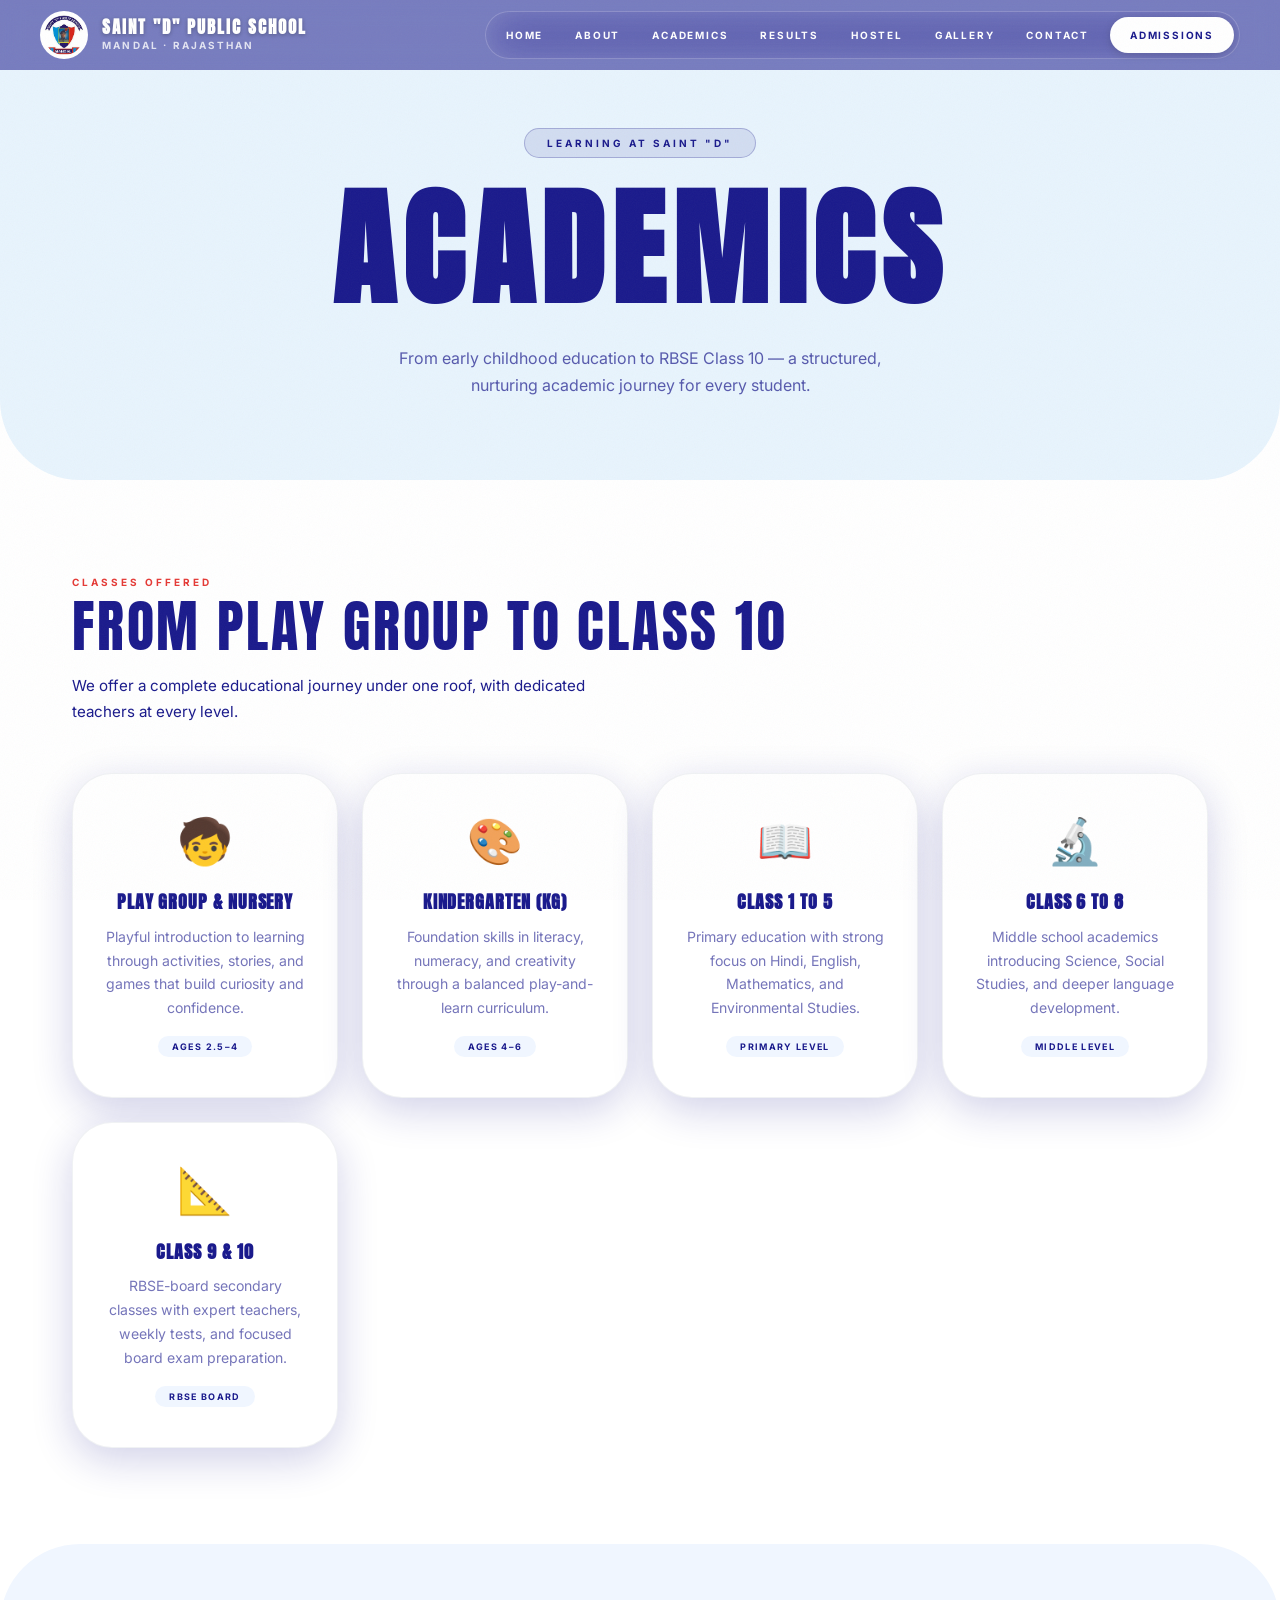
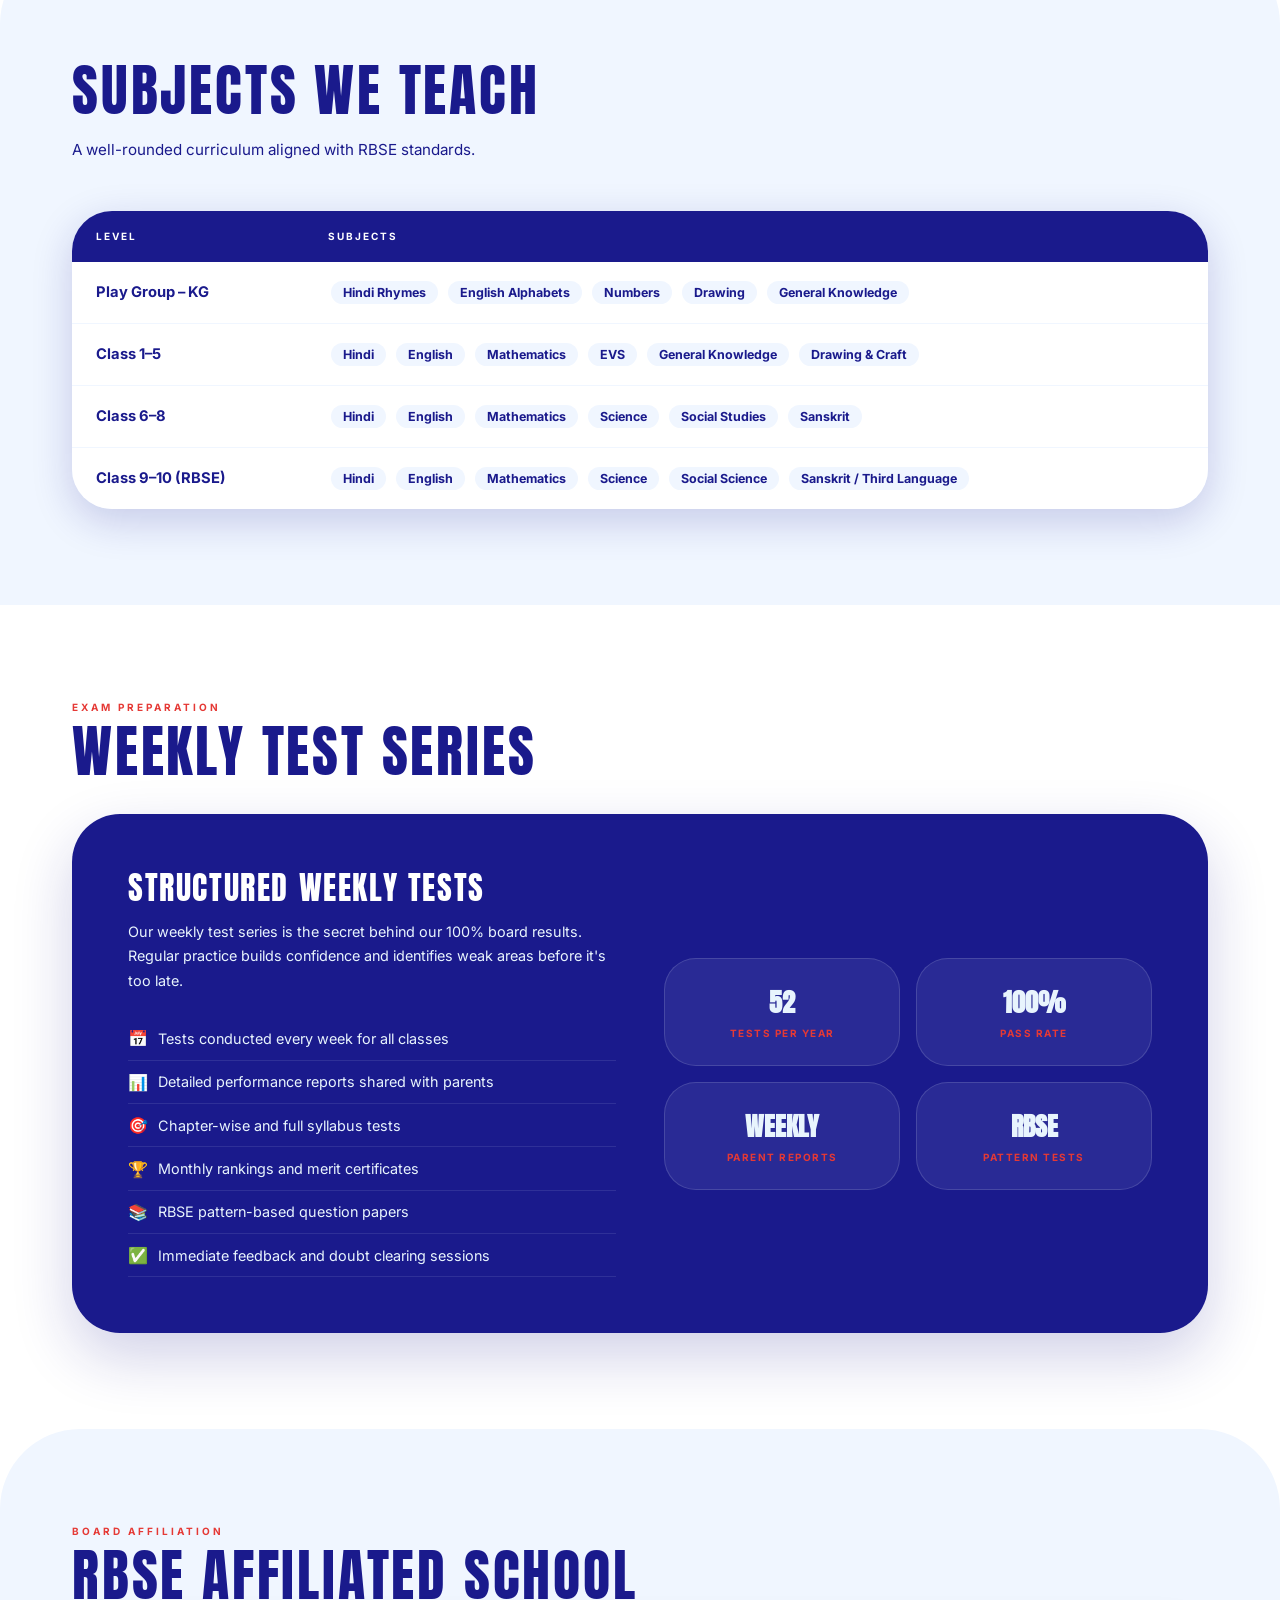
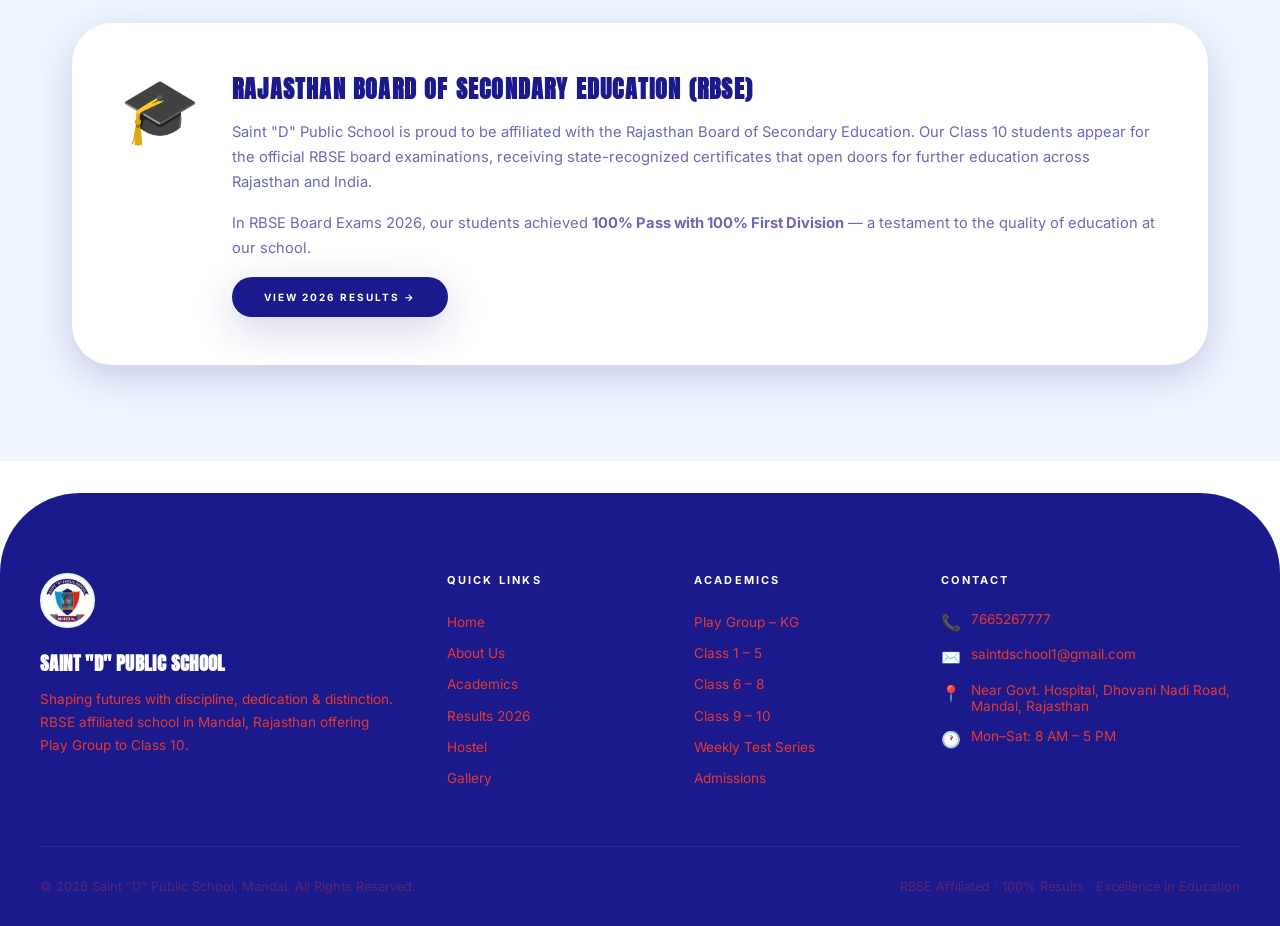
<file: academics.html>
<!DOCTYPE html>
<html lang="en">
<head>
<meta charset="UTF-8">
<meta name="viewport" content="width=device-width, initial-scale=1.0">
<title>Academics — Saint "D" Public School</title>
<meta name="description" content="Explore academics at Saint D Public School — from Play Group to RBSE Class 10. Weekly test series, expert faculty, structured curriculum.">
<link rel="stylesheet" href="style.css">
<link rel="icon" type="image/png" href="assets/logo-round.png">
<style>
.classes-grid {
  display: grid;
  grid-template-columns: repeat(auto-fill, minmax(240px, 1fr));
  gap: 1.5rem;
}
.class-card {
  background: var(--cream);
  border-radius: 2.5rem;
  padding: 2.5rem 2rem;
  box-shadow: 0 12px 40px var(--forest-shadow);
  transition: all 0.5s var(--ease-premium);
  text-align: center;
  border: 1px solid rgba(10, 37, 64,0.06);
}
.class-card:hover { transform: translateY(-8px); box-shadow: 0 20px 60px rgba(10, 37, 64,0.2); }
.class-icon { font-size: 2.8rem; margin-bottom: 1.2rem; }
.class-card h3 { font-family: 'Anton', sans-serif; color: var(--forest); font-size: 1.15rem; margin-bottom: 0.6rem; text-transform: uppercase; letter-spacing: 0.05em; }
.class-card p { color: var(--forest); opacity: 0.6; font-size: 0.88rem; line-height: 1.7; }
.class-tag {
  display: inline-block;
  background: var(--olive);
  color: var(--forest);
  font-size: 9px;
  font-weight: 700;
  padding: 5px 14px;
  border-radius: 50px;
  margin-top: 1rem;
  text-transform: uppercase;
  letter-spacing: 0.15em;
}

/* SUBJECTS */
.subjects-table {
  width: 100%;
  border-collapse: collapse;
  border-radius: 2.5rem;
  overflow: hidden;
  box-shadow: 0 12px 40px var(--forest-shadow);
}
.subjects-table thead { background: var(--forest); color: var(--cream); }
.subjects-table thead th {
  padding: 1.2rem 1.5rem;
  text-align: left;
  font-size: 10px;
  font-weight: 700;
  letter-spacing: 0.2em;
  text-transform: uppercase;
}
.subjects-table tbody tr { border-bottom: 1px solid var(--olive); transition: background 0.3s var(--ease-premium); }
.subjects-table tbody tr:last-child { border-bottom: none; }
.subjects-table tbody tr:hover { background: var(--olive); }
.subjects-table td { padding: 1rem 1.5rem; font-size: 0.92rem; background: var(--cream); }
.subjects-table td:first-child { font-weight: 700; color: var(--forest); }
.sub-chip {
  display: inline-block;
  background: var(--olive);
  color: var(--forest);
  padding: 4px 12px;
  border-radius: 50px;
  font-size: 0.78rem;
  font-weight: 700;
  margin: 3px;
}

/* TEST SERIES */
.test-series {
  background: var(--forest);
  border-radius: 3rem;
  padding: 3.5rem;
  color: var(--cream);
  display: grid;
  grid-template-columns: 1fr 1fr;
  gap: 3rem;
  align-items: center;
  box-shadow: 0 24px 60px var(--forest-shadow);
}
.ts-title { font-family: 'Anton', sans-serif; font-size: 2rem; margin-bottom: 0.8rem; text-transform: uppercase; letter-spacing: 0.05em; line-height: 1.15; }
.ts-list { list-style: none; }
.ts-list li {
  padding: 0.7rem 0;
  border-bottom: 1px solid rgba(230, 240, 250,0.1);
  display: flex;
  align-items: center;
  gap: 10px;
  font-size: 0.9rem;
  color: var(--sage);
}
.ts-list li span:first-child { color: var(--moss); font-size: 1rem; }
.ts-cards {
  display: grid;
  grid-template-columns: 1fr 1fr;
  gap: 1rem;
}
.ts-card {
  background: rgba(230, 240, 250,0.08);
  border: 1px solid rgba(230, 240, 250,0.15);
  border-radius: 2rem;
  padding: 1.5rem;
  text-align: center;
}
.ts-card strong { display: block; font-size: 1.6rem; color: var(--sage); font-family: 'Anton', sans-serif; text-transform: uppercase; }
.ts-card span { font-size: 10px; color: var(--moss); font-weight: 700; letter-spacing: 0.15em; text-transform: uppercase; }

/* RBSE INFO */
.rbse-card {
  background: var(--cream);
  border-radius: 2.5rem;
  padding: 3rem;
  display: flex;
  align-items: flex-start;
  gap: 2rem;
  box-shadow: 0 12px 40px var(--forest-shadow);
}
.rbse-icon { font-size: 4rem; flex-shrink: 0; }
.rbse-card h3 { font-family: 'Anton', sans-serif; color: var(--forest); font-size: 1.5rem; margin-bottom: 0.8rem; text-transform: uppercase; letter-spacing: 0.05em; }
.rbse-card p { color: var(--forest); opacity: 0.65; font-size: 0.92rem; line-height: 1.7; margin-bottom: 1rem; }

@media (max-width: 768px) {
  .test-series { grid-template-columns: 1fr; }
  .ts-cards { grid-template-columns: 1fr 1fr; }
  .rbse-card { flex-direction: column; gap: 1rem; }
}
</style>
</head>
<body>
<div id="navbar"></div>

<div class="page-hero">
  <div class="page-hero-label">Learning at Saint "D"</div>
  <h1>Academics</h1>
  <p>From early childhood education to RBSE Class 10 — a structured, nurturing academic journey for every student.</p>
</div>

<!-- CLASSES -->
<div class="section">
  <div class="section-label reveal">Classes Offered</div>
  <div class="section-title reveal">From Play Group to Class 10</div>
  <div class="section-subtitle reveal">We offer a complete educational journey under one roof, with dedicated teachers at every level.</div>
  <div class="classes-grid">
    <div class="class-card reveal"><div class="class-icon">🧒</div><h3>Play Group & Nursery</h3><p>Playful introduction to learning through activities, stories, and games that build curiosity and confidence.</p><div class="class-tag">Ages 2.5–4</div></div>
    <div class="class-card reveal"><div class="class-icon">🎨</div><h3>Kindergarten (KG)</h3><p>Foundation skills in literacy, numeracy, and creativity through a balanced play-and-learn curriculum.</p><div class="class-tag">Ages 4–6</div></div>
    <div class="class-card reveal"><div class="class-icon">📖</div><h3>Class 1 to 5</h3><p>Primary education with strong focus on Hindi, English, Mathematics, and Environmental Studies.</p><div class="class-tag">Primary Level</div></div>
    <div class="class-card reveal"><div class="class-icon">🔬</div><h3>Class 6 to 8</h3><p>Middle school academics introducing Science, Social Studies, and deeper language development.</p><div class="class-tag">Middle Level</div></div>
    <div class="class-card reveal"><div class="class-icon">📐</div><h3>Class 9 & 10</h3><p>RBSE-board secondary classes with expert teachers, weekly tests, and focused board exam preparation.</p><div class="class-tag">RBSE Board</div></div>
  </div>
</div>

<!-- SUBJECTS -->
<div class="bg-olive">
  <div class="section">
    <div class="section-label reveal">Curriculum</div>
    <div class="section-title reveal">Subjects We Teach</div>
    <div class="section-subtitle reveal">A well-rounded curriculum aligned with RBSE standards.</div>
    <div class="reveal">
    <table class="subjects-table">
      <thead>
        <tr><th>Level</th><th>Subjects</th></tr>
      </thead>
      <tbody>
        <tr>
          <td>Play Group – KG</td>
          <td>
            <span class="sub-chip">Hindi Rhymes</span>
            <span class="sub-chip">English Alphabets</span>
            <span class="sub-chip">Numbers</span>
            <span class="sub-chip">Drawing</span>
            <span class="sub-chip">General Knowledge</span>
          </td>
        </tr>
        <tr>
          <td>Class 1–5</td>
          <td>
            <span class="sub-chip">Hindi</span>
            <span class="sub-chip">English</span>
            <span class="sub-chip">Mathematics</span>
            <span class="sub-chip">EVS</span>
            <span class="sub-chip">General Knowledge</span>
            <span class="sub-chip">Drawing & Craft</span>
          </td>
        </tr>
        <tr>
          <td>Class 6–8</td>
          <td>
            <span class="sub-chip">Hindi</span>
            <span class="sub-chip">English</span>
            <span class="sub-chip">Mathematics</span>
            <span class="sub-chip">Science</span>
            <span class="sub-chip">Social Studies</span>
            <span class="sub-chip">Sanskrit</span>
          </td>
        </tr>
        <tr>
          <td>Class 9–10 (RBSE)</td>
          <td>
            <span class="sub-chip">Hindi</span>
            <span class="sub-chip">English</span>
            <span class="sub-chip">Mathematics</span>
            <span class="sub-chip">Science</span>
            <span class="sub-chip">Social Science</span>
            <span class="sub-chip">Sanskrit / Third Language</span>
          </td>
        </tr>
      </tbody>
    </table>
    </div>
  </div>
</div>

<!-- TEST SERIES -->
<div class="section">
  <div class="section-label reveal">Exam Preparation</div>
  <div class="section-title reveal">Weekly Test Series</div>
  <div style="margin-top:2rem;" class="reveal">
    <div class="test-series">
      <div>
        <div class="ts-title">Structured Weekly Tests</div>
        <p style="color:var(--sage);font-size:0.9rem;line-height:1.7;margin-bottom:1.5rem;">Our weekly test series is the secret behind our 100% board results. Regular practice builds confidence and identifies weak areas before it's too late.</p>
        <ul class="ts-list">
          <li><span>📅</span> Tests conducted every week for all classes</li>
          <li><span>📊</span> Detailed performance reports shared with parents</li>
          <li><span>🎯</span> Chapter-wise and full syllabus tests</li>
          <li><span>🏆</span> Monthly rankings and merit certificates</li>
          <li><span>📚</span> RBSE pattern-based question papers</li>
          <li><span>✅</span> Immediate feedback and doubt clearing sessions</li>
        </ul>
      </div>
      <div class="ts-cards">
        <div class="ts-card"><strong>52</strong><span>Tests Per Year</span></div>
        <div class="ts-card"><strong>100%</strong><span>Pass Rate</span></div>
        <div class="ts-card"><strong>Weekly</strong><span>Parent Reports</span></div>
        <div class="ts-card"><strong>RBSE</strong><span>Pattern Tests</span></div>
      </div>
    </div>
  </div>
</div>

<!-- RBSE INFO -->
<div class="bg-olive">
  <div class="section">
    <div class="section-label reveal">Board Affiliation</div>
    <div class="section-title reveal">RBSE Affiliated School</div>
    <div class="rbse-card reveal">
      <div class="rbse-icon">🎓</div>
      <div>
        <h3>Rajasthan Board of Secondary Education (RBSE)</h3>
        <p>Saint "D" Public School is proud to be affiliated with the Rajasthan Board of Secondary Education. Our Class 10 students appear for the official RBSE board examinations, receiving state-recognized certificates that open doors for further education across Rajasthan and India.</p>
        <p>In RBSE Board Exams 2026, our students achieved <strong>100% Pass with 100% First Division</strong> — a testament to the quality of education at our school.</p>
        <a href="./results" class="btn btn-forest">View 2026 Results →</a>
      </div>
    </div>
  </div>
</div>

<div id="footer"></div>
<script src="shared.js"></script>
</body>
</html>
</file>
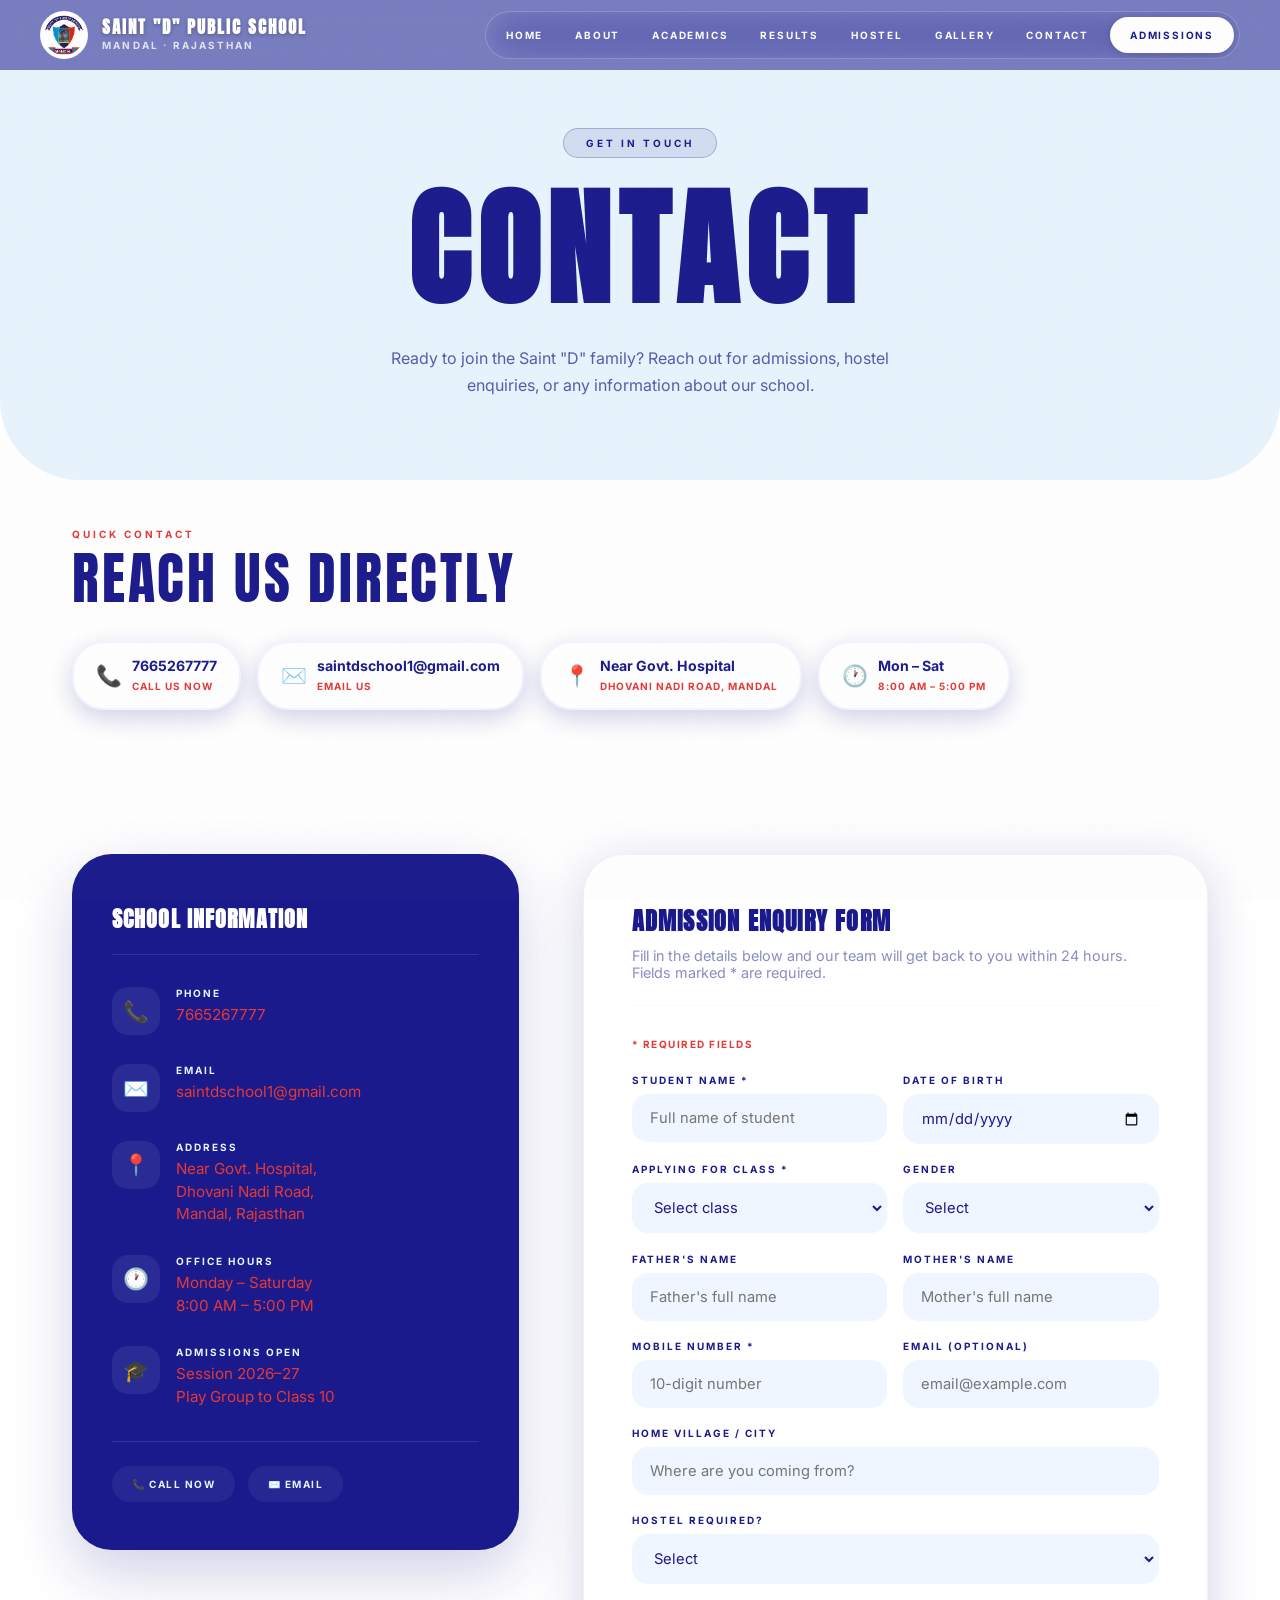
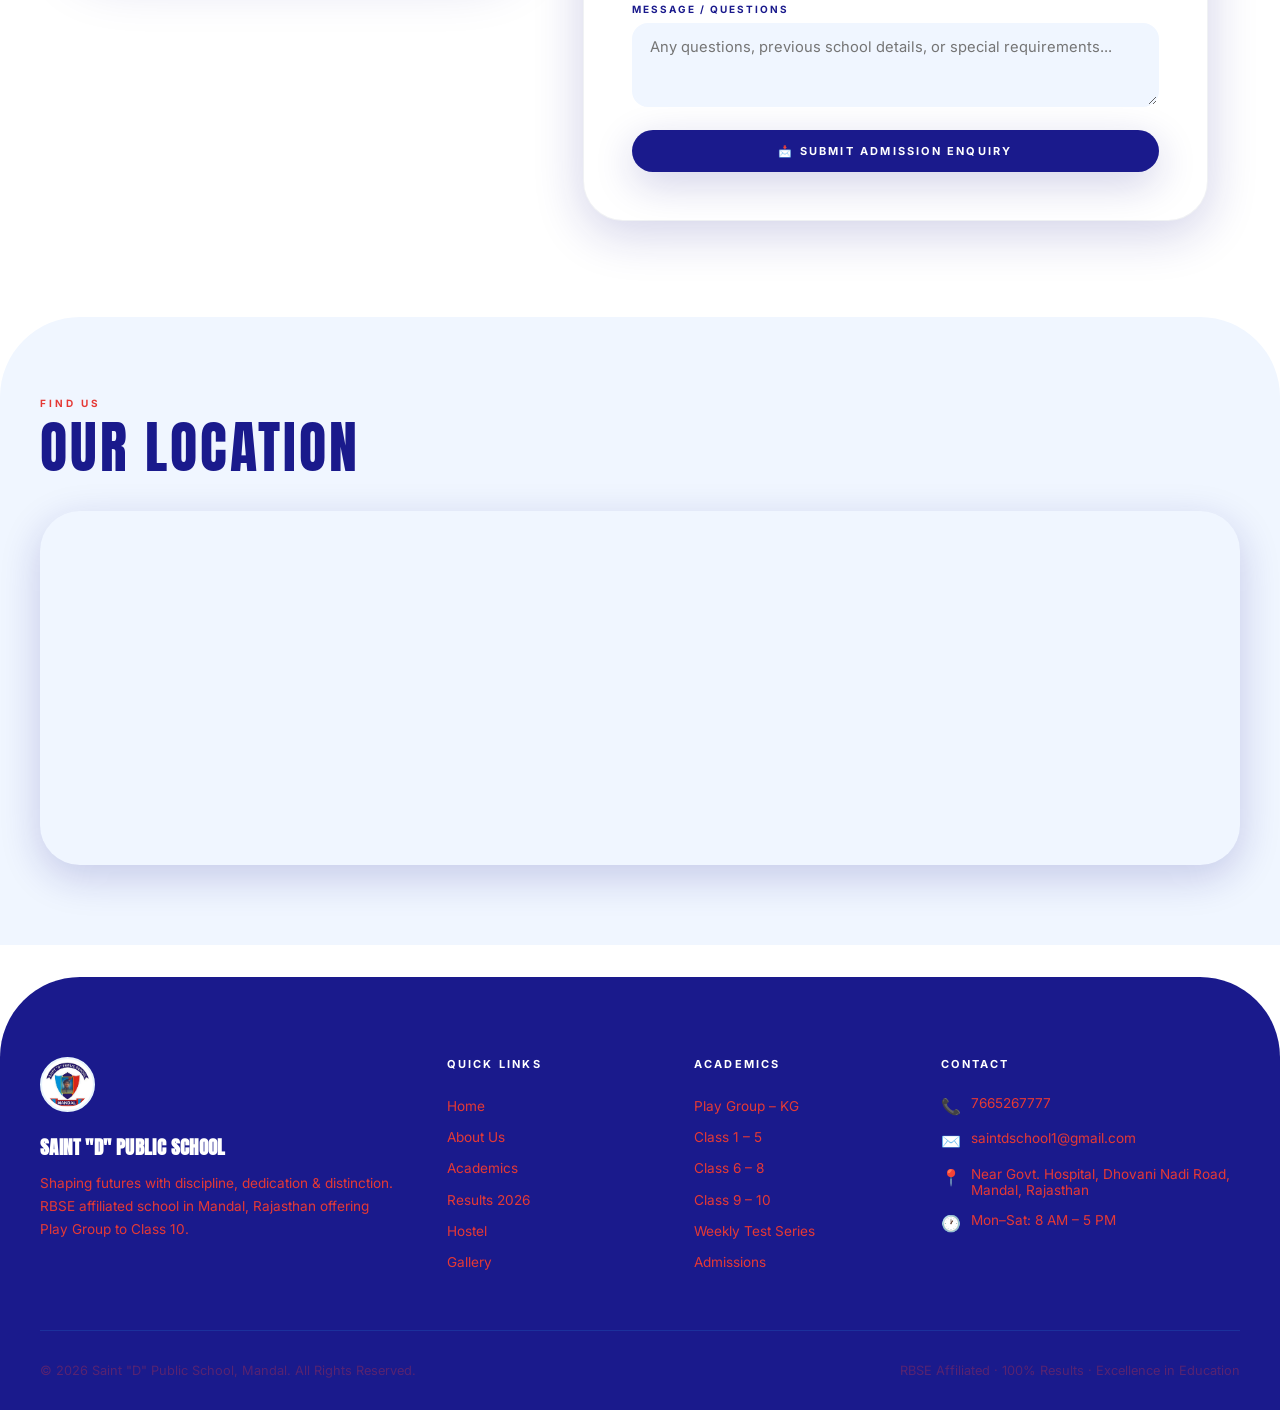
<file: contact.html>
<!DOCTYPE html>
<html lang="en">
<head>
<meta charset="UTF-8">
<meta name="viewport" content="width=device-width, initial-scale=1.0">
<title>Contact & Admissions — Saint "D" Public School</title>
<meta name="description" content="Contact Saint D Public School for admissions, hostel enquiries, or any information. Call 7665267777 or fill out the admission enquiry form.">
<link rel="stylesheet" href="style.css">
<link rel="icon" type="image/png" href="assets/logo-round.png">
<style>
.contact-layout {
  display: grid;
  grid-template-columns: 1fr 1.4fr;
  gap: 4rem;
  padding: 6rem 2rem;
  max-width: 1200px;
  margin: 0 auto;
  align-items: start;
}

/* CONTACT INFO */
.contact-info-card {
  background: var(--forest);
  border-radius: 2.5rem;
  padding: 3rem 2.5rem;
  color: var(--cream);
  position: sticky;
  top: 90px;
  box-shadow: 0 24px 60px var(--forest-shadow);
}
.contact-info-card h3 {
  font-family: 'Anton', sans-serif;
  font-size: 1.4rem;
  margin-bottom: 2rem;
  padding-bottom: 1.2rem;
  border-bottom: 1px solid rgba(230, 240, 250,0.12);
  text-transform: uppercase;
  letter-spacing: 0.05em;
}
.ci-item {
  display: flex;
  gap: 1rem;
  align-items: flex-start;
  margin-bottom: 1.8rem;
}
.ci-icon {
  width: 48px; height: 48px;
  background: rgba(230, 240, 250,0.08);
  border-radius: 1rem;
  display: flex; align-items: center; justify-content: center;
  font-size: 1.3rem;
  flex-shrink: 0;
}
.ci-item h4 { font-size: 10px; font-weight: 700; color: var(--sage); text-transform: uppercase; letter-spacing: 0.2em; margin-bottom: 0.3rem; }
.ci-item p, .ci-item a { color: var(--moss); font-size: 0.95rem; text-decoration: none; line-height: 1.5; }
.ci-item a:hover { color: var(--cream); }

.social-links {
  display: flex;
  gap: 0.8rem;
  margin-top: 2rem;
  padding-top: 1.5rem;
  border-top: 1px solid rgba(230, 240, 250,0.12);
}
.social-btn {
  background: rgba(230, 240, 250,0.06);
  color: var(--sage);
  padding: 12px 20px;
  border-radius: 50px;
  text-decoration: none;
  font-size: 10px;
  font-weight: 700;
  letter-spacing: 0.15em;
  text-transform: uppercase;
  transition: all 0.3s var(--ease-premium);
  display: flex; align-items: center; gap: 6px;
}
.social-btn:hover { background: rgba(230, 240, 250,0.15); }

/* ADMISSION FORM */
.admission-form-card {
  background: var(--cream);
  border-radius: 2.5rem;
  padding: 3rem;
  box-shadow: 0 12px 50px var(--forest-shadow);
  border: 1px solid rgba(10, 37, 64,0.06);
}
.admission-form-card h3 {
  font-family: 'Anton', sans-serif;
  color: var(--forest);
  font-size: 1.5rem;
  margin-bottom: 0.5rem;
  text-transform: uppercase;
  letter-spacing: 0.05em;
}
.admission-form-card .form-desc {
  color: var(--forest);
  opacity: 0.5;
  font-size: 0.9rem;
  margin-bottom: 2rem;
  padding-bottom: 1.5rem;
  border-bottom: 1px solid var(--olive);
}
.form-group {
  margin-bottom: 1.2rem;
}
.form-group label {
  display: block;
  font-size: 10px;
  font-weight: 700;
  color: var(--forest);
  margin-bottom: 0.5rem;
  text-transform: uppercase;
  letter-spacing: 0.2em;
}
.form-group input,
.form-group select,
.form-group textarea {
  width: 100%;
  border: 2px solid var(--olive);
  background: var(--olive);
  color: var(--forest);
  padding: 13px 16px;
  border-radius: 1rem;
  font-size: 0.92rem;
  font-family: 'Inter', sans-serif;
  outline: none;
  transition: all 0.3s var(--ease-premium);
}
.form-group input:focus,
.form-group select:focus,
.form-group textarea:focus {
  border-color: var(--forest);
  background: var(--cream);
}
.form-row-2 {
  display: grid;
  grid-template-columns: 1fr 1fr;
  gap: 1rem;
}
.req-note {
  font-size: 10px;
  color: var(--moss);
  margin-bottom: 1.5rem;
  font-weight: 700;
  letter-spacing: 0.15em;
  text-transform: uppercase;
}
.form-success-box {
  display: none;
  background: var(--olive);
  border: 2px solid var(--moss);
  border-radius: 2rem;
  padding: 1.5rem;
  text-align: center;
  margin-top: 1.5rem;
}
.form-success-box h4 { color: var(--forest); font-family: 'Anton', sans-serif; font-size: 1.2rem; margin-bottom: 0.5rem; text-transform: uppercase; }
.form-success-box p { color: var(--forest); opacity: 0.7; font-size: 0.9rem; }

/* MAP AREA */
.map-section {
  background: var(--olive);
  padding: 5rem 2rem;
  border-radius: 5rem 5rem 0 0;
}
.map-inner {
  max-width: 1200px;
  margin: 0 auto;
}
.map-box {
  border-radius: 2.5rem;
  min-height: 300px;
  overflow: hidden;
  margin-top: 2rem;
  box-shadow: 0 12px 40px var(--forest-shadow);
}
.map-box iframe {
  border-radius: 2.5rem;
}

/* QUICK CONTACT CHIPS */
.quick-contacts {
  display: flex;
  gap: 1rem;
  flex-wrap: wrap;
  margin-top: 2rem;
}
.qc-chip {
  display: flex;
  align-items: center;
  gap: 10px;
  background: var(--cream);
  border: 2px solid var(--olive);
  border-radius: 2rem;
  padding: 14px 22px;
  text-decoration: none;
  transition: all 0.4s var(--ease-premium);
  box-shadow: 0 8px 25px var(--forest-shadow);
}
.qc-chip:hover { border-color: var(--forest); transform: translateY(-4px); }
.qc-chip span:first-child { font-size: 1.3rem; }
.qc-chip div strong { display: block; color: var(--forest); font-size: 0.88rem; }
.qc-chip div span { color: var(--moss); font-size: 10px; font-weight: 700; letter-spacing: 0.1em; text-transform: uppercase; }

@media (max-width: 900px) {
  .contact-layout { grid-template-columns: 1fr; }
  .contact-info-card { position: static; }
  .form-row-2 { grid-template-columns: 1fr; }
}
</style>
</head>
<body>
<div id="navbar"></div>

<div class="page-hero">
  <div class="page-hero-label">Get In Touch</div>
  <h1>Contact</h1>
  <p>Ready to join the Saint "D" family? Reach out for admissions, hostel enquiries, or any information about our school.</p>
</div>

<!-- QUICK CONTACT -->
<div style="max-width:1200px;margin:3rem auto;padding:0 2rem;">
  <div class="section-label reveal">Quick Contact</div>
  <div class="section-title reveal" style="margin-bottom:1.5rem;">Reach Us Directly</div>
  <div class="quick-contacts reveal">
    <a href="tel:7665267777" class="qc-chip">
      <span>📞</span>
      <div><strong>7665267777</strong><span>Call us now</span></div>
    </a>
    <a href="mailto:saintdschool1@gmail.com" class="qc-chip">
      <span>✉️</span>
      <div><strong>saintdschool1@gmail.com</strong><span>Email us</span></div>
    </a>
    <div class="qc-chip">
      <span>📍</span>
      <div><strong>Near Govt. Hospital</strong><span>Dhovani Nadi Road, Mandal</span></div>
    </div>
    <div class="qc-chip">
      <span>🕐</span>
      <div><strong>Mon – Sat</strong><span>8:00 AM – 5:00 PM</span></div>
    </div>
  </div>
</div>

<!-- MAIN LAYOUT -->
<div class="contact-layout">

  <!-- LEFT: CONTACT INFO -->
  <div class="contact-info-card reveal">
    <h3>School Information</h3>
    <div class="ci-item">
      <div class="ci-icon">📞</div>
      <div>
        <h4>Phone</h4>
        <a href="tel:7665267777">7665267777</a>
      </div>
    </div>
    <div class="ci-item">
      <div class="ci-icon">✉️</div>
      <div>
        <h4>Email</h4>
        <a href="mailto:saintdschool1@gmail.com">saintdschool1@gmail.com</a>
      </div>
    </div>
    <div class="ci-item">
      <div class="ci-icon">📍</div>
      <div>
        <h4>Address</h4>
        <p>Near Govt. Hospital,<br>Dhovani Nadi Road,<br>Mandal, Rajasthan</p>
      </div>
    </div>
    <div class="ci-item">
      <div class="ci-icon">🕐</div>
      <div>
        <h4>Office Hours</h4>
        <p>Monday – Saturday<br>8:00 AM – 5:00 PM</p>
      </div>
    </div>
    <div class="ci-item">
      <div class="ci-icon">🎓</div>
      <div>
        <h4>Admissions Open</h4>
        <p>Session 2026–27<br>Play Group to Class 10</p>
      </div>
    </div>
    <div class="social-links">
      <a href="tel:7665267777" class="social-btn">📞 Call Now</a>
      <a href="mailto:saintdschool1@gmail.com" class="social-btn">✉️ Email</a>
    </div>
  </div>

  <!-- RIGHT: ADMISSION FORM -->
  <div class="admission-form-card reveal">
    <h3>Admission Enquiry Form</h3>
    <p class="form-desc">Fill in the details below and our team will get back to you within 24 hours. Fields marked * are required.</p>
    <p class="req-note">* Required fields</p>

    <form id="admission-form" action="https://api.web3forms.com/submit" method="POST">
      <input type="hidden" name="access_key" value="3b53f0ca-0016-40fe-af2e-1450506d5917">
      <input type="hidden" name="subject" value="Admission Enquiry — Saint D Public School">
      <div class="form-row-2">
        <div class="form-group">
          <label>Student Name *</label>
          <input type="text" name="name" placeholder="Full name of student" id="f-sname" required>
        </div>
        <div class="form-group">
          <label>Date of Birth</label>
          <input type="date" name="dob" id="f-dob">
        </div>
      </div>
      <div class="form-row-2">
        <div class="form-group">
          <label>Applying for Class *</label>
          <select name="class_applied" id="f-class" required>
            <option value="">Select class</option>
            <option>Play Group</option><option>Nursery</option><option>KG</option>
            <option>Class 1</option><option>Class 2</option><option>Class 3</option>
            <option>Class 4</option><option>Class 5</option><option>Class 6</option>
            <option>Class 7</option><option>Class 8</option><option>Class 9</option>
            <option>Class 10</option>
          </select>
        </div>
        <div class="form-group">
          <label>Gender</label>
          <select name="gender" id="f-gender">
            <option value="">Select</option>
            <option>Male</option><option>Female</option><option>Other</option>
          </select>
        </div>
      </div>
      <div class="form-row-2">
        <div class="form-group">
          <label>Father's Name</label>
          <input type="text" name="father_name" placeholder="Father's full name" id="f-fname">
        </div>
        <div class="form-group">
          <label>Mother's Name</label>
          <input type="text" name="mother_name" placeholder="Mother's full name" id="f-mname">
        </div>
      </div>
      <div class="form-row-2">
        <div class="form-group">
          <label>Mobile Number *</label>
          <input type="tel" name="phone" placeholder="10-digit number" id="f-phone" required>
        </div>
        <div class="form-group">
          <label>Email (optional)</label>
          <input type="email" name="email" placeholder="email@example.com" id="f-email">
        </div>
      </div>
      <div class="form-group">
        <label>Home Village / City</label>
        <input type="text" name="city" placeholder="Where are you coming from?" id="f-city">
      </div>
      <div class="form-group">
        <label>Hostel Required?</label>
        <select name="hostel" id="f-hostel">
          <option value="">Select</option>
          <option>Yes, hostel required</option>
          <option>No, day scholar</option>
          <option>Not sure yet</option>
        </select>
      </div>
      <div class="form-group">
        <label>Message / Questions</label>
        <textarea name="message" rows="3" placeholder="Any questions, previous school details, or special requirements..." id="f-msg"></textarea>
      </div>
      <button type="submit" class="btn btn-forest" style="width:100%;text-align:center;display:block;font-size:11px;letter-spacing:0.2em;">
        📩 Submit Admission Enquiry
      </button>
      <div class="form-success-box" id="f-success">
        <h4>✅ Enquiry Submitted!</h4>
        <p>Thank you for your interest in Saint "D" Public School. Our team will contact you at the number provided within 24 hours.<br><br>
        For immediate assistance, call us at <strong>7665267777</strong>.</p>
      </div>
    </form>
  </div>
</div>

<!-- MAP -->
<div class="map-section">
  <div class="map-inner">
    <div class="section-label reveal">Find Us</div>
    <div class="section-title reveal">Our Location</div>
    <div class="map-box reveal">
        <iframe src="https://www.google.com/maps/embed?pb=!1m18!1m12!1m3!1d3603.0003593061474!2d74.57512417621365!3d25.438251521893292!2m3!1f0!2f0!3f0!3m2!1i1024!2i768!4f13.1!3m3!1m2!1s0x3968e799cac704bf%3A0xdc9a53c9f938583!2sSaint%20%22D%22%20Public%20Senior%20Sec.%20School!5e0!3m2!1sen!2sin!4v1776107185254!5m2!1sen!2sin" width="100%" height="350" style="border:0;border-radius:2.5rem;" allowfullscreen="" loading="lazy" referrerpolicy="no-referrer-when-downgrade" ></iframe>
    </div>
  </div>    
</div>

<div id="footer"></div>
<script src="shared.js"></script>
<script>
const admissionForm = document.getElementById('admission-form');
const successBox = document.getElementById('f-success');

if (admissionForm) {
  admissionForm.addEventListener('submit', submitAdmissionForm);
}

async function submitAdmissionForm(event) {
  event.preventDefault();
  const form = event.target;
  const formData = new FormData(form);

  const name = formData.get('name')?.toString().trim();
  const phone = formData.get('phone')?.toString().trim();
  const classApplied = formData.get('class_applied')?.toString().trim();

  if (!name || !phone || !classApplied) {
    alert('Please fill in Student Name, Class, and Mobile Number.');
    return;
  }

  const submitButton = form.querySelector('button[type="submit"]');
  submitButton.disabled = true;
  submitButton.textContent = 'Sending...';

  try {
    const response = await fetch(form.action, {
      method: 'POST',
      body: formData
    });

    if (!response.ok) {
      throw new Error('Submission failed. Please try again.');
    }

    const result = await response.json();
    if (result.success !== true) {
      throw new Error(result.message || 'Unable to submit enquiry.');
    }

    form.reset();
    successBox.style.display = 'block';
    successBox.scrollIntoView({ behavior: 'smooth', block: 'center' });
  } catch (error) {
    alert(error.message || 'Form submission failed. Please try again later.');
    console.error(error);
  } finally {
    submitButton.disabled = false;
    submitButton.textContent = '📩 Submit Admission Enquiry';
  }
}
</script>
</body>
</html>
</file>
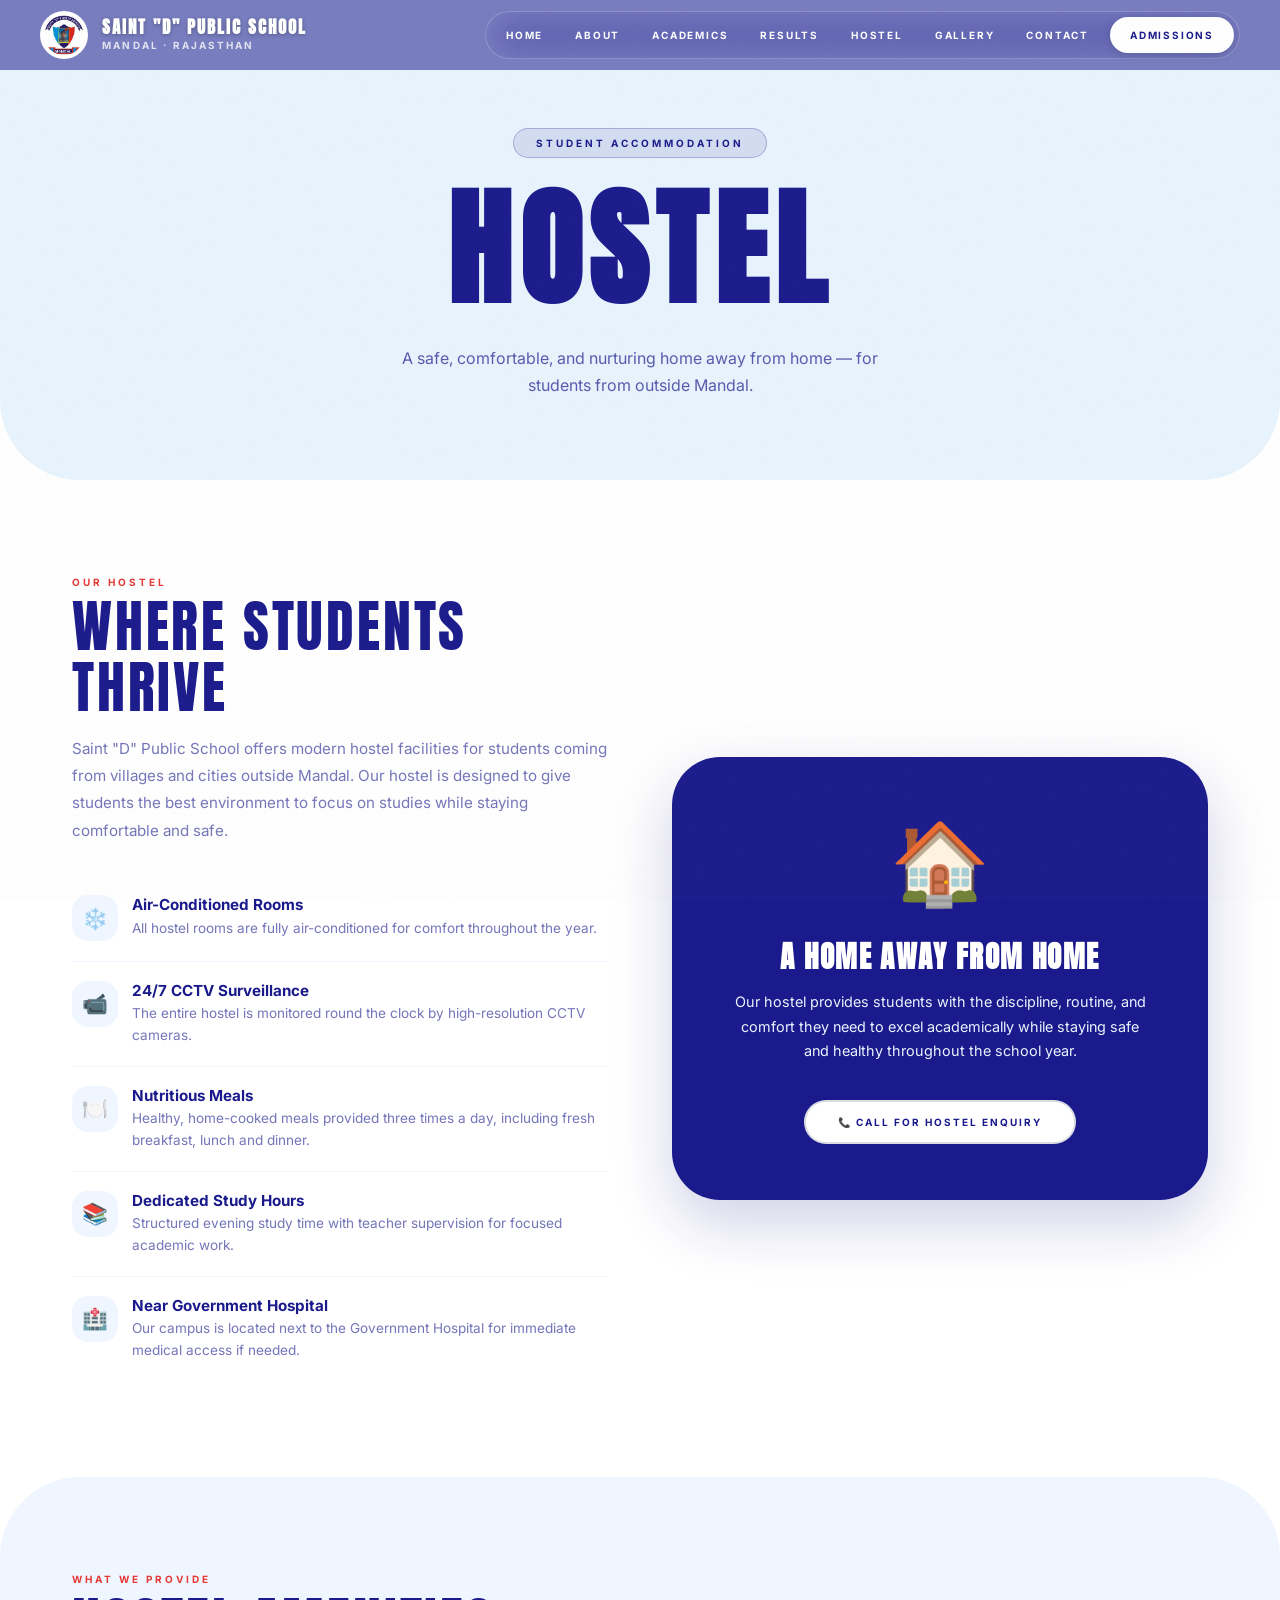
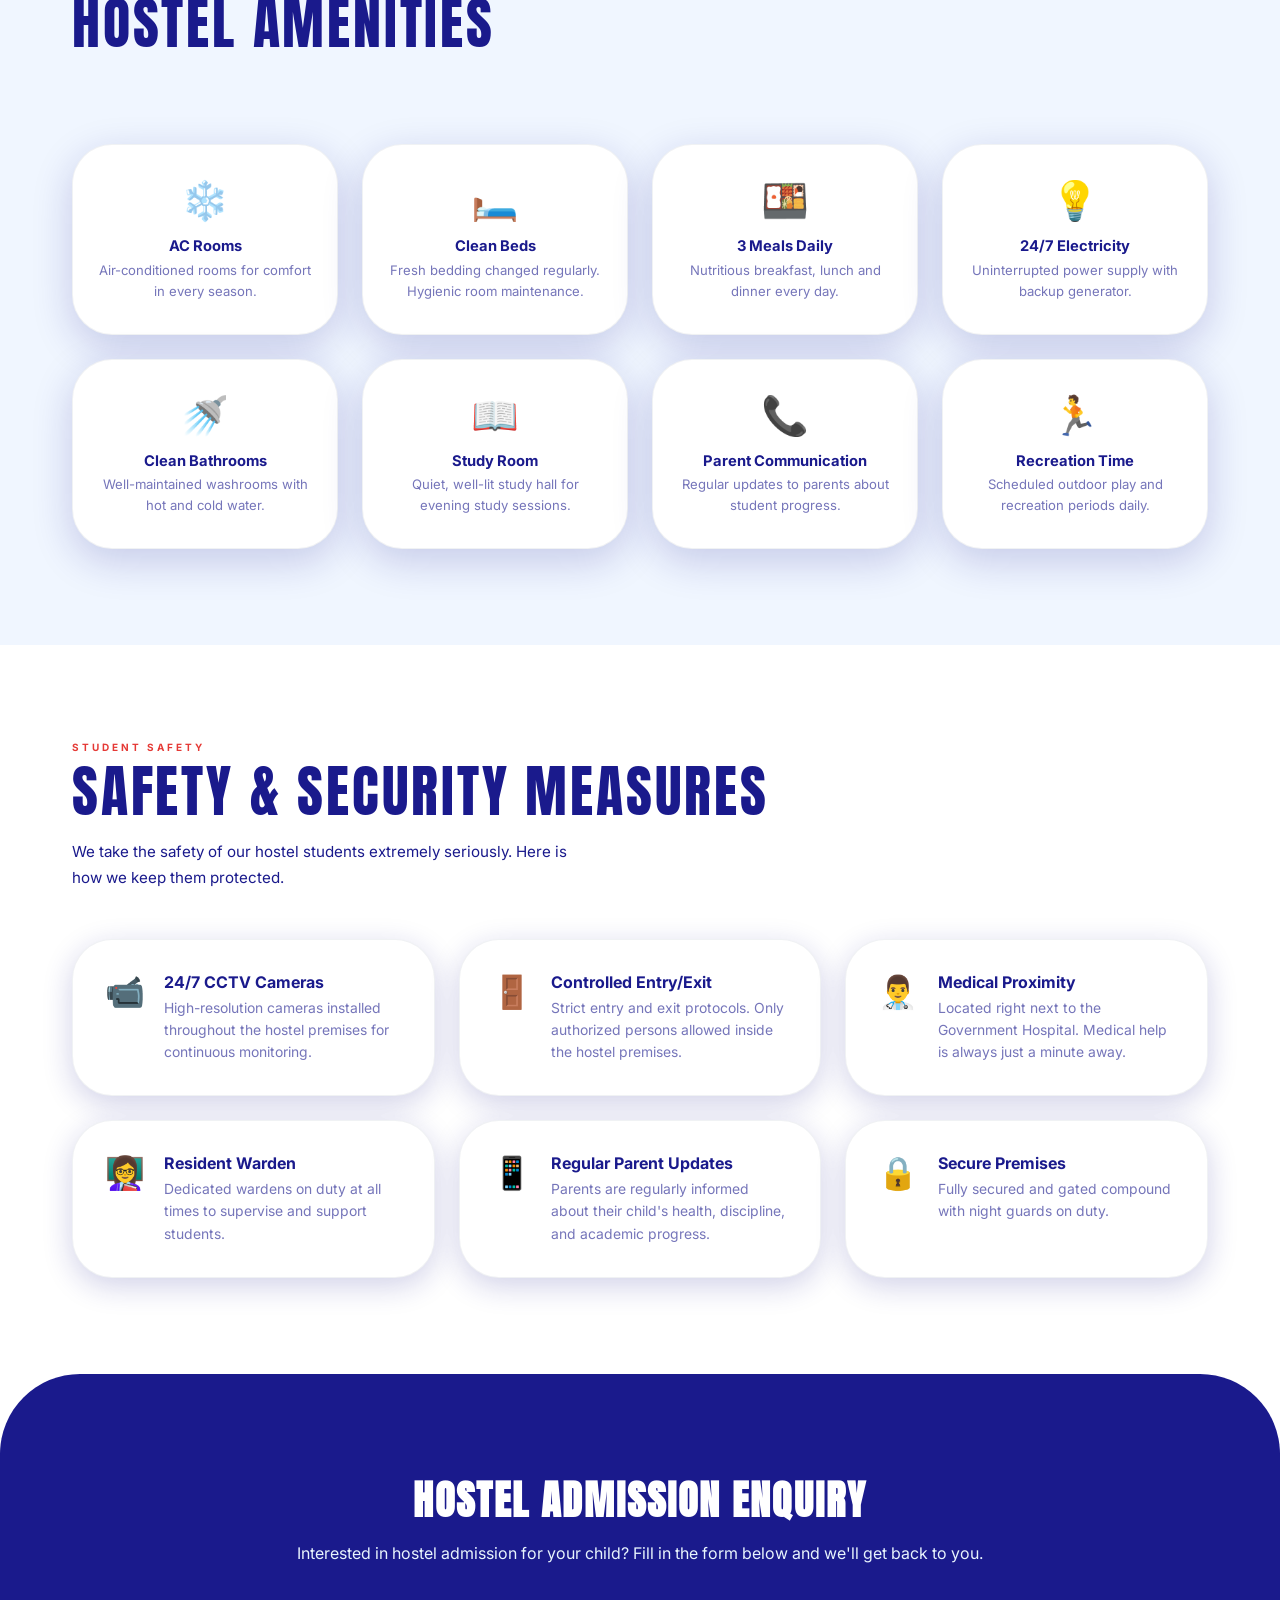
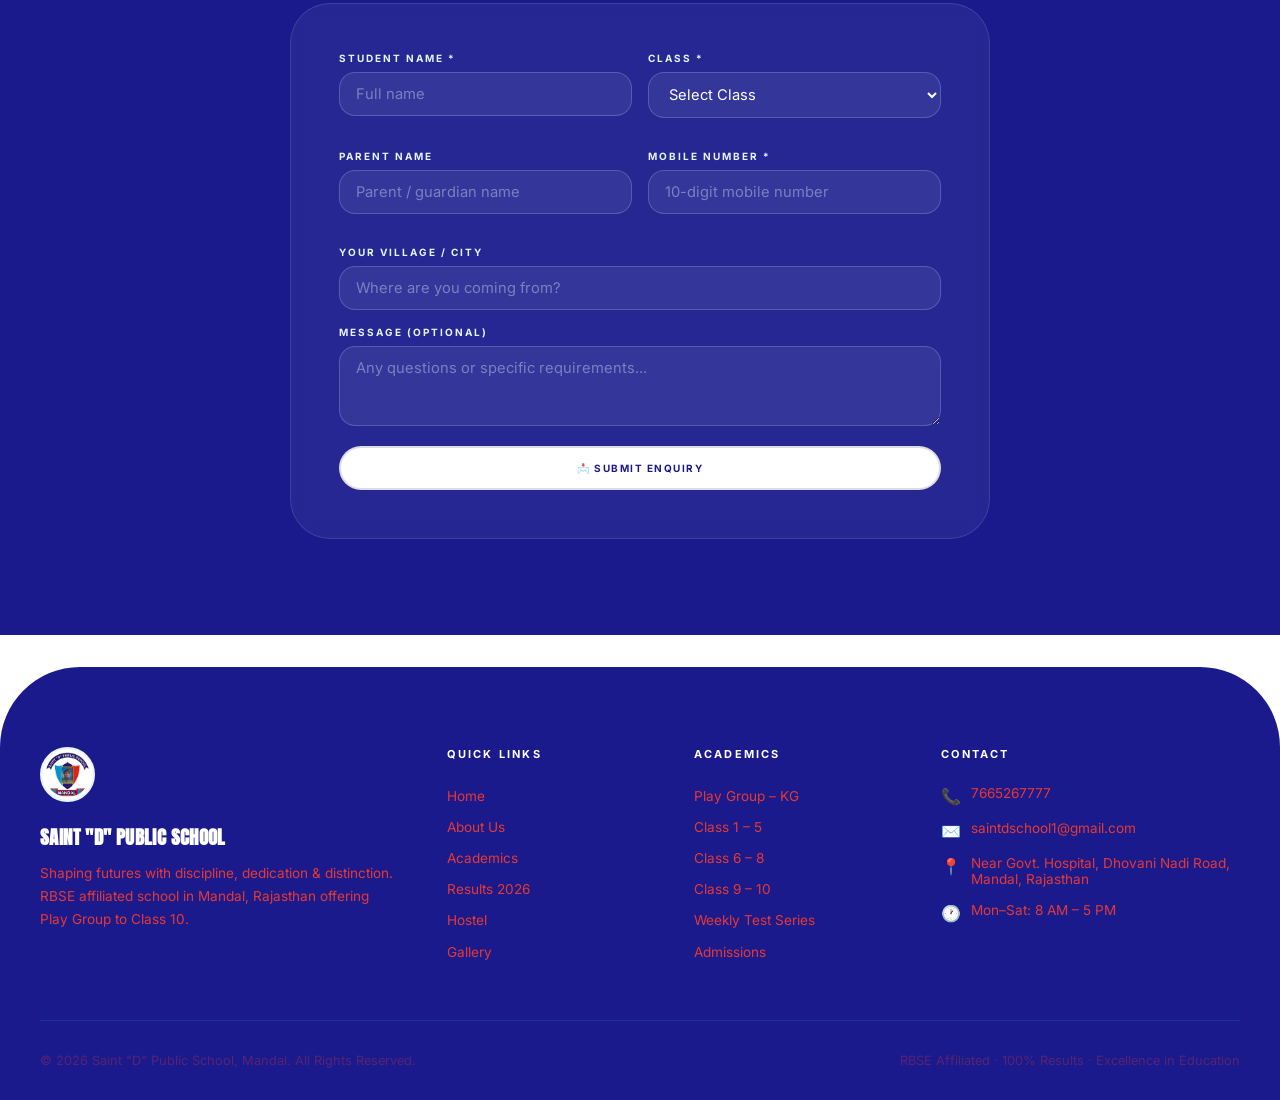
<file: hostel.html>
<!DOCTYPE html>
<html lang="en">
<head>
<meta charset="UTF-8">
<meta name="viewport" content="width=device-width, initial-scale=1.0">
<title>Hostel — Saint "D" Public School</title>
<meta name="description" content="AC hostel facilities at Saint D Public School — 24/7 CCTV, nutritious meals, dedicated study hours, and a safe home away from home.">
<link rel="stylesheet" href="style.css">
<link rel="icon" type="image/png" href="assets/logo-round.png">
<style>
.hostel-intro {
  display: grid;
  grid-template-columns: 1fr 1fr;
  gap: 4rem;
  align-items: center;
  padding: 6rem 2rem;
  max-width: 1200px;
  margin: 0 auto;
}
.hostel-visual {
  background: var(--forest);
  border-radius: 3rem;
  padding: 3.5rem;
  text-align: center;
  box-shadow: 0 24px 60px var(--forest-shadow);
}
.hostel-visual .big-icon { font-size: 5rem; margin-bottom: 1.5rem; }
.hostel-visual h3 {
  font-family: 'Anton', sans-serif;
  color: var(--cream); font-size: 1.8rem; margin-bottom: 0.8rem;
  text-transform: uppercase;
  letter-spacing: 0.05em;
}
.hostel-visual p { color: var(--sage); font-size: 0.9rem; line-height: 1.7; }

.hostel-list { list-style: none; }
.hostel-list li {
  display: flex;
  align-items: flex-start;
  gap: 14px;
  padding: 1.2rem 0;
  border-bottom: 1px solid var(--olive);
}
.hostel-list li:last-child { border-bottom: none; }
.hl-icon {
  width: 46px; height: 46px;
  background: var(--olive);
  border-radius: 1rem;
  display: flex; align-items: center; justify-content: center;
  font-size: 1.3rem;
  flex-shrink: 0;
}
.hostel-list li h4 { font-weight: 700; color: var(--forest); margin-bottom: 0.2rem; font-size: 0.95rem; }
.hostel-list li p { color: var(--forest); opacity: 0.6; font-size: 0.85rem; line-height: 1.6; }

/* AMENITIES GRID */
.amenities-grid {
  display: grid;
  grid-template-columns: repeat(auto-fill, minmax(220px, 1fr));
  gap: 1.5rem;
}
.amenity-card {
  background: var(--cream);
  border-radius: 2.5rem;
  padding: 2rem 1.5rem;
  text-align: center;
  box-shadow: 0 12px 40px var(--forest-shadow);
  transition: all 0.5s var(--ease-premium);
  border: 1px solid rgba(10, 37, 64,0.06);
}
.amenity-card:hover { transform: translateY(-6px); }
.am-icon { font-size: 2.4rem; margin-bottom: 0.8rem; }
.amenity-card h4 { font-weight: 700; color: var(--forest); font-size: 0.92rem; margin-bottom: 0.3rem; }
.amenity-card p { color: var(--forest); opacity: 0.6; font-size: 0.82rem; line-height: 1.6; }

/* SAFETY */
.safety-grid {
  display: grid;
  grid-template-columns: repeat(auto-fill, minmax(280px, 1fr));
  gap: 1.5rem;
}
.safety-card {
  background: var(--cream);
  border-radius: 2.5rem;
  padding: 2rem;
  display: flex;
  gap: 1.2rem;
  align-items: flex-start;
  box-shadow: 0 8px 30px var(--forest-shadow);
  transition: all 0.5s var(--ease-premium);
  border: 1px solid rgba(10, 37, 64,0.06);
}
.safety-card:hover { transform: translateX(6px); }
.safety-card .s-icon { font-size: 2rem; flex-shrink: 0; }
.safety-card h4 { font-weight: 700; color: var(--forest); margin-bottom: 0.3rem; }
.safety-card p { color: var(--forest); opacity: 0.6; font-size: 0.87rem; line-height: 1.6; }

/* ENQUIRY FORM */
.enquiry-section {
  background: var(--forest);
  padding: 6rem 2rem;
  border-radius: 5rem 5rem 0 0;
}
.enquiry-inner {
  max-width: 700px;
  margin: 0 auto;
  text-align: center;
}
.enquiry-inner h2 {
  font-family: 'Anton', sans-serif;
  color: var(--cream); font-size: 2.5rem; margin-bottom: 0.8rem;
  text-transform: uppercase; letter-spacing: 0.05em;
}
.enquiry-inner p { color: var(--sage); margin-bottom: 2.5rem; }
.eq-form {
  background: rgba(230, 240, 250,0.06);
  border: 1px solid rgba(230, 240, 250,0.12);
  border-radius: 2.5rem;
  padding: 3rem;
  backdrop-filter: blur(10px);
  text-align: left;
}
.form-row {
  display: grid;
  grid-template-columns: 1fr 1fr;
  gap: 1rem;
  margin-bottom: 1rem;
}
.form-group { margin-bottom: 1rem; }
.form-group label {
  display: block;
  color: var(--sage);
  font-size: 10px;
  font-weight: 700;
  margin-bottom: 0.5rem;
  text-transform: uppercase;
  letter-spacing: 0.2em;
}
.form-group input,
.form-group select,
.form-group textarea {
  width: 100%;
  background: rgba(230, 240, 250,0.08);
  border: 1px solid rgba(230, 240, 250,0.2);
  color: var(--cream);
  padding: 12px 16px;
  border-radius: 1rem;
  font-size: 0.92rem;
  font-family: 'Inter', sans-serif;
  outline: none;
  transition: border-color 0.3s var(--ease-premium);
}
.form-group input::placeholder,
.form-group textarea::placeholder { color: rgba(230, 240, 250,0.4); }
.form-group input:focus,
.form-group select:focus,
.form-group textarea:focus { border-color: var(--sage); }
.form-group select option { background: var(--forest); color: var(--cream); }
.form-success {
  display: none;
  background: rgba(230, 240, 250,0.1);
  border: 1px solid rgba(230, 240, 250,0.25);
  border-radius: 1.5rem;
  padding: 1.5rem;
  text-align: center;
  color: var(--cream);
  margin-top: 1rem;
}

@media (max-width: 768px) {
  .hostel-intro { grid-template-columns: 1fr; }
  .form-row { grid-template-columns: 1fr; }
}
</style>
</head>
<body>
<div id="navbar"></div>

<div class="page-hero">
  <div class="page-hero-label">Student Accommodation</div>
  <h1>Hostel</h1>
  <p>A safe, comfortable, and nurturing home away from home — for students from outside Mandal.</p>
</div>

<!-- INTRO -->
<div class="hostel-intro">
  <div class="reveal">
    <div class="section-label">Our Hostel</div>
    <div class="section-title">Where Students Thrive</div>
    <p style="color:var(--forest);opacity:0.6;margin-bottom:2rem;line-height:1.8;font-size:0.95rem;">Saint "D" Public School offers modern hostel facilities for students coming from villages and cities outside Mandal. Our hostel is designed to give students the best environment to focus on studies while staying comfortable and safe.</p>
    <ul class="hostel-list">
      <li>
        <div class="hl-icon">❄️</div>
        <div><h4>Air-Conditioned Rooms</h4><p>All hostel rooms are fully air-conditioned for comfort throughout the year.</p></div>
      </li>
      <li>
        <div class="hl-icon">📹</div>
        <div><h4>24/7 CCTV Surveillance</h4><p>The entire hostel is monitored round the clock by high-resolution CCTV cameras.</p></div>
      </li>
      <li>
        <div class="hl-icon">🍽️</div>
        <div><h4>Nutritious Meals</h4><p>Healthy, home-cooked meals provided three times a day, including fresh breakfast, lunch and dinner.</p></div>
      </li>
      <li>
        <div class="hl-icon">📚</div>
        <div><h4>Dedicated Study Hours</h4><p>Structured evening study time with teacher supervision for focused academic work.</p></div>
      </li>
      <li>
        <div class="hl-icon">🏥</div>
        <div><h4>Near Government Hospital</h4><p>Our campus is located next to the Government Hospital for immediate medical access if needed.</p></div>
      </li>
    </ul>
  </div>
  <div class="hostel-visual reveal">
    <div class="big-icon">🏠</div>
    <h3>A Home Away From Home</h3>
    <p>Our hostel provides students with the discipline, routine, and comfort they need to excel academically while staying safe and healthy throughout the school year.</p>
    <br>
    <a href="tel:7665267777" class="btn btn-white" style="margin-top:1rem;">📞 Call for Hostel Enquiry</a>
  </div>
</div>

<!-- AMENITIES -->
<div class="bg-olive">
  <div class="section">
    <div class="section-label reveal">What We Provide</div>
    <div class="section-title reveal">Hostel Amenities</div>
    <div class="section-subtitle reveal">Everything a student needs for a comfortable and productive stay.</div>
    <div class="amenities-grid">
      <div class="amenity-card reveal"><div class="am-icon">❄️</div><h4>AC Rooms</h4><p>Air-conditioned rooms for comfort in every season.</p></div>
      <div class="amenity-card reveal"><div class="am-icon">🛏️</div><h4>Clean Beds</h4><p>Fresh bedding changed regularly. Hygienic room maintenance.</p></div>
      <div class="amenity-card reveal"><div class="am-icon">🍱</div><h4>3 Meals Daily</h4><p>Nutritious breakfast, lunch and dinner every day.</p></div>
      <div class="amenity-card reveal"><div class="am-icon">💡</div><h4>24/7 Electricity</h4><p>Uninterrupted power supply with backup generator.</p></div>
      <div class="amenity-card reveal"><div class="am-icon">🚿</div><h4>Clean Bathrooms</h4><p>Well-maintained washrooms with hot and cold water.</p></div>
      <div class="amenity-card reveal"><div class="am-icon">📖</div><h4>Study Room</h4><p>Quiet, well-lit study hall for evening study sessions.</p></div>
      <div class="amenity-card reveal"><div class="am-icon">📞</div><h4>Parent Communication</h4><p>Regular updates to parents about student progress.</p></div>
      <div class="amenity-card reveal"><div class="am-icon">🏃</div><h4>Recreation Time</h4><p>Scheduled outdoor play and recreation periods daily.</p></div>
    </div>
  </div>
</div>

<!-- SAFETY -->
<div class="section">
  <div class="section-label reveal">Student Safety</div>
  <div class="section-title reveal">Safety & Security Measures</div>
  <div class="section-subtitle reveal">We take the safety of our hostel students extremely seriously. Here is how we keep them protected.</div>
  <div class="safety-grid">
    <div class="safety-card reveal"><div class="s-icon">📹</div><div><h4>24/7 CCTV Cameras</h4><p>High-resolution cameras installed throughout the hostel premises for continuous monitoring.</p></div></div>
    <div class="safety-card reveal"><div class="s-icon">🚪</div><div><h4>Controlled Entry/Exit</h4><p>Strict entry and exit protocols. Only authorized persons allowed inside the hostel premises.</p></div></div>
    <div class="safety-card reveal"><div class="s-icon">👨‍⚕️</div><div><h4>Medical Proximity</h4><p>Located right next to the Government Hospital. Medical help is always just a minute away.</p></div></div>
    <div class="safety-card reveal"><div class="s-icon">👩‍🏫</div><div><h4>Resident Warden</h4><p>Dedicated wardens on duty at all times to supervise and support students.</p></div></div>
    <div class="safety-card reveal"><div class="s-icon">📱</div><div><h4>Regular Parent Updates</h4><p>Parents are regularly informed about their child's health, discipline, and academic progress.</p></div></div>
    <div class="safety-card reveal"><div class="s-icon">🔒</div><div><h4>Secure Premises</h4><p>Fully secured and gated compound with night guards on duty.</p></div></div>
  </div>
</div>

<!-- ENQUIRY FORM -->
<div class="enquiry-section">
  <div class="enquiry-inner reveal">
    <h2>Hostel Admission Enquiry</h2>
    <p>Interested in hostel admission for your child? Fill in the form below and we'll get back to you.</p>
    <form class="eq-form" id="hostel-form" action="https://api.web3forms.com/submit" method="POST">
      <input type="hidden" name="access_key" value="3b53f0ca-0016-40fe-af2e-1450506d5917">
      <input type="hidden" name="subject" value="Hostel Enquiry — Saint D Public School">
      <div class="form-row">
        <div class="form-group">
          <label>Student Name *</label>
          <input type="text" name="name" placeholder="Full name" id="hf-name" required>
        </div>
        <div class="form-group">
          <label>Class *</label>
          <select name="class_applied" id="hf-class" required>
            <option value="">Select Class</option>
            <option>Class 6</option><option>Class 7</option><option>Class 8</option>
            <option>Class 9</option><option>Class 10</option>
          </select>
        </div>
      </div>
      <div class="form-row">
        <div class="form-group">
          <label>Parent Name</label>
          <input type="text" name="parent_name" placeholder="Parent / guardian name" id="hf-parent">
        </div>
        <div class="form-group">
          <label>Mobile Number *</label>
          <input type="tel" name="phone" placeholder="10-digit mobile number" id="hf-phone" required>
        </div>
      </div>
      <div class="form-group">
        <label>Your Village / City</label>
        <input type="text" name="city" placeholder="Where are you coming from?" id="hf-city">
      </div>
      <div class="form-group">
        <label>Message (optional)</label>
        <textarea name="message" rows="3" placeholder="Any questions or specific requirements..." id="hf-msg"></textarea>
      </div>
      <button type="submit" class="btn btn-white" id="hf-submit" style="width:100%;text-align:center;display:block;letter-spacing:0.15em;">
        📩 Submit Enquiry
      </button>
      <div class="form-success" id="hf-success">
        ✅ <strong>Thank you!</strong> Your hostel enquiry has been sent to us. We will contact you at the number provided shortly.<br>
        For immediate help, call <strong>7665267777</strong>.
      </div>
    </form>
  </div>
</div>

<div id="footer"></div>
<script src="shared.js"></script>
<script>
const hostelForm = document.getElementById('hostel-form');
const hostelSuccess = document.getElementById('hf-success');

if (hostelForm) {
  hostelForm.addEventListener('submit', submitHostelForm);
}

async function submitHostelForm(event) {
  event.preventDefault();
  const form = event.target;
  const formData = new FormData(form);

  const name = formData.get('name')?.toString().trim();
  const phone = formData.get('phone')?.toString().trim();
  const classApplied = formData.get('class_applied')?.toString().trim();

  if (!name || !phone || !classApplied) {
    alert('Please fill in Student Name, Class, and Mobile Number.');
    return;
  }

  const submitBtn = document.getElementById('hf-submit');
  submitBtn.disabled = true;
  submitBtn.textContent = 'Sending...';

  try {
    const response = await fetch(form.action, {
      method: 'POST',
      body: formData
    });

    if (!response.ok) throw new Error('Submission failed. Please try again.');

    const result = await response.json();
    if (result.success !== true) throw new Error(result.message || 'Unable to submit enquiry.');

    form.reset();
    hostelSuccess.style.display = 'block';
    hostelSuccess.scrollIntoView({ behavior: 'smooth', block: 'center' });
  } catch (error) {
    alert(error.message || 'Form submission failed. Please try again later.');
    console.error(error);
  } finally {
    submitBtn.disabled = false;
    submitBtn.textContent = '📩 Submit Enquiry';
  }
}
</script>
</body>
</html>
</file>
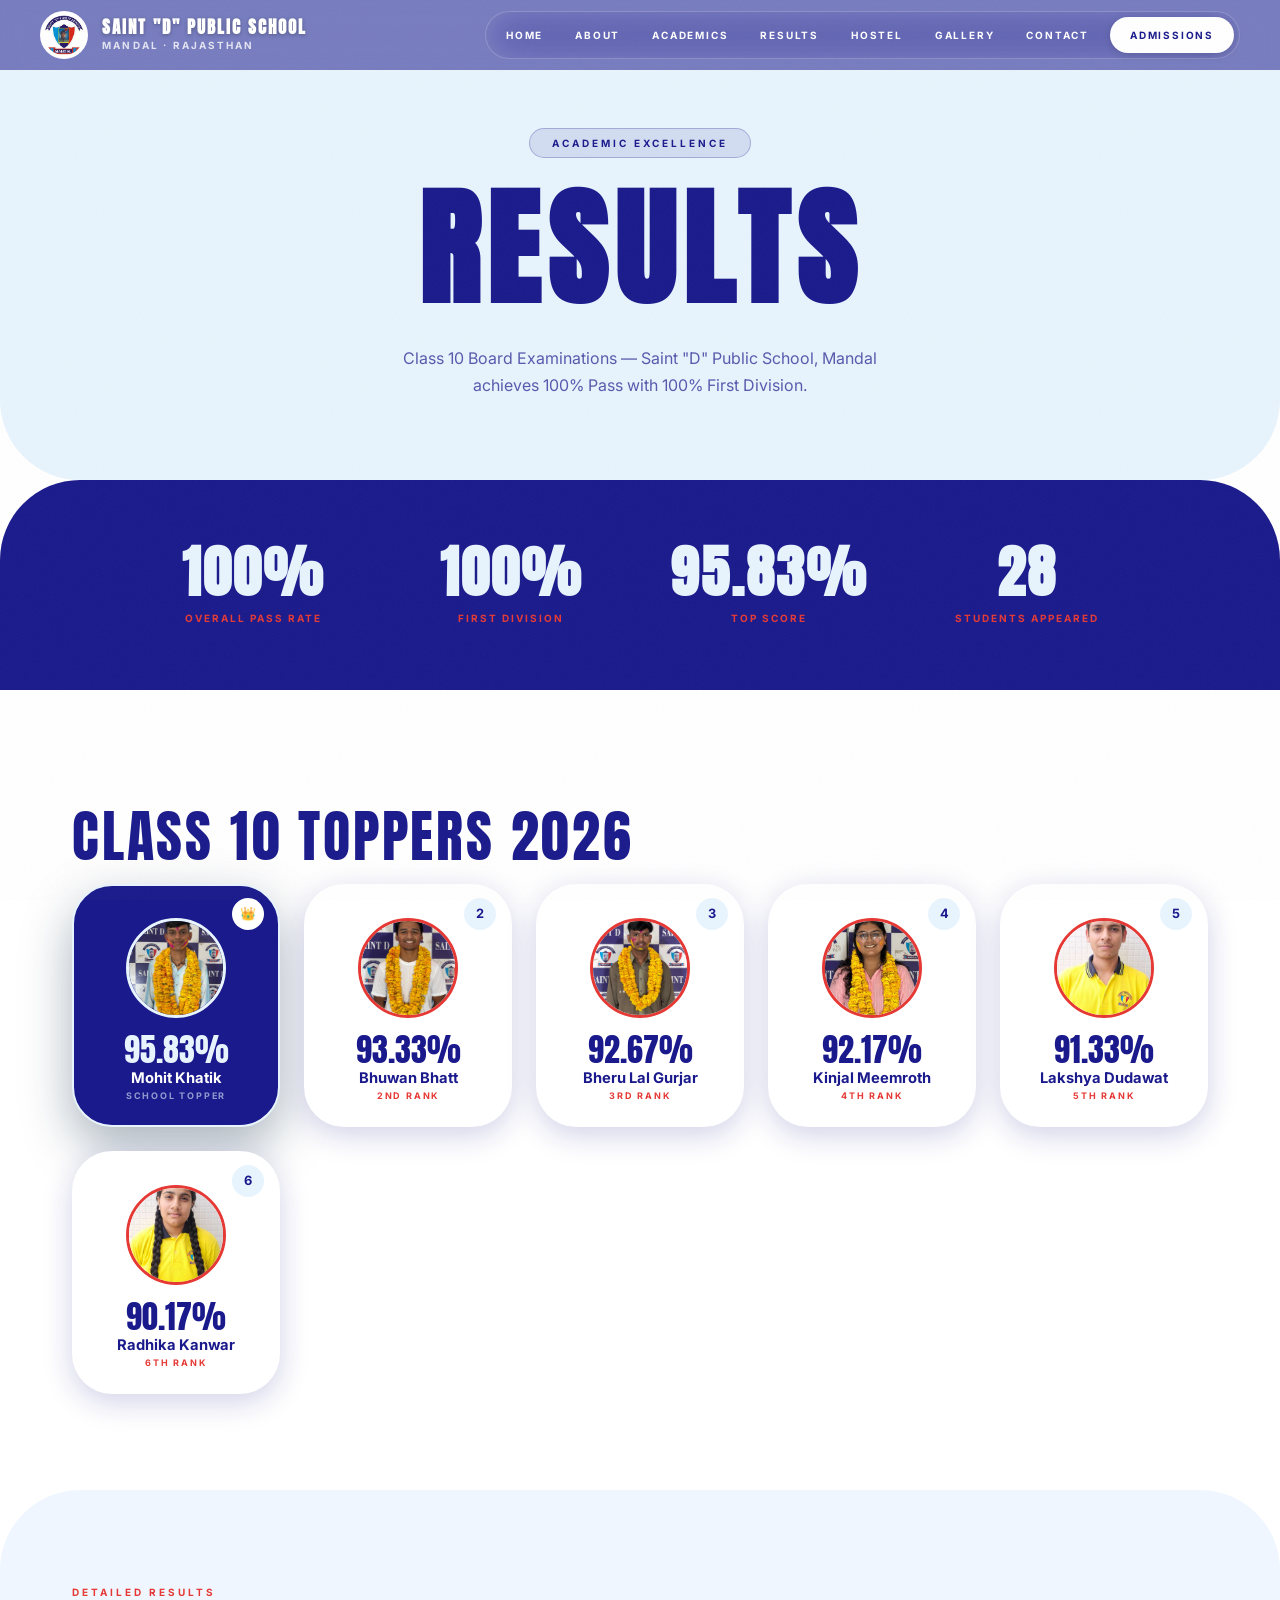
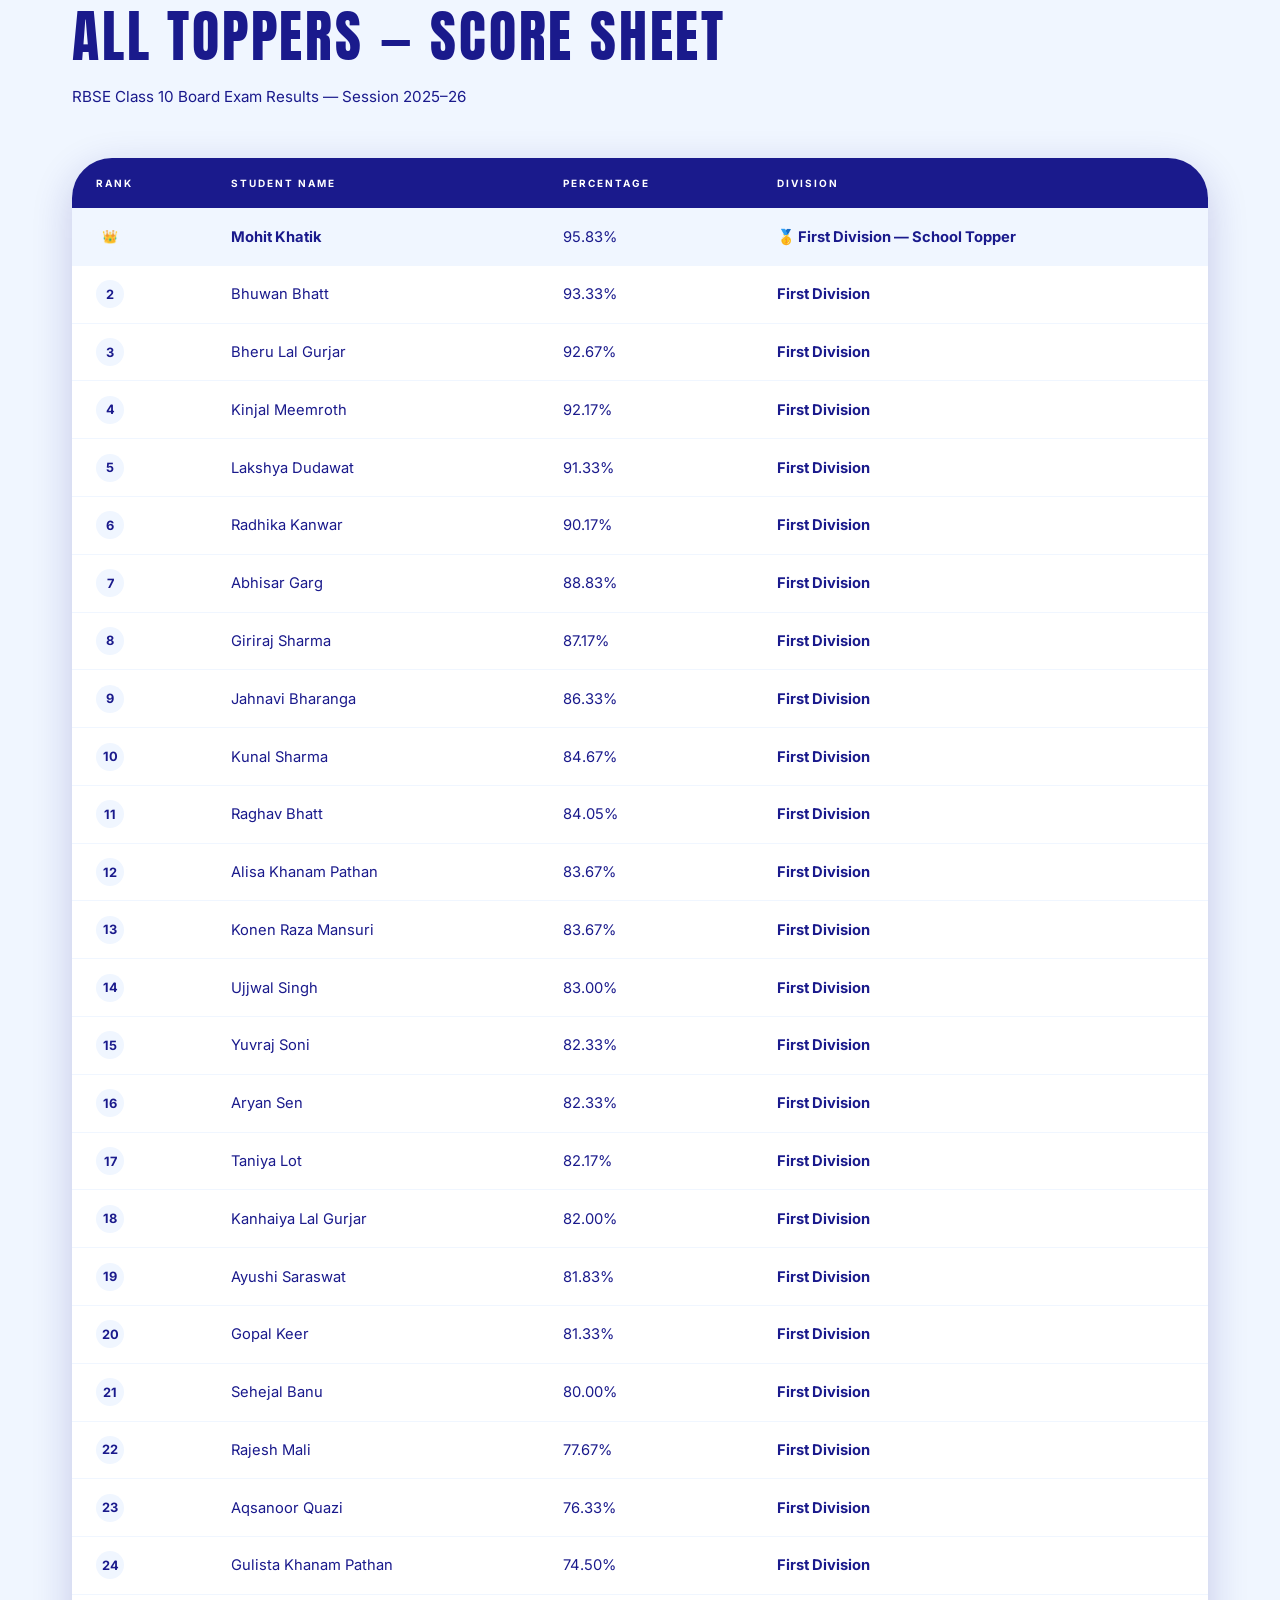
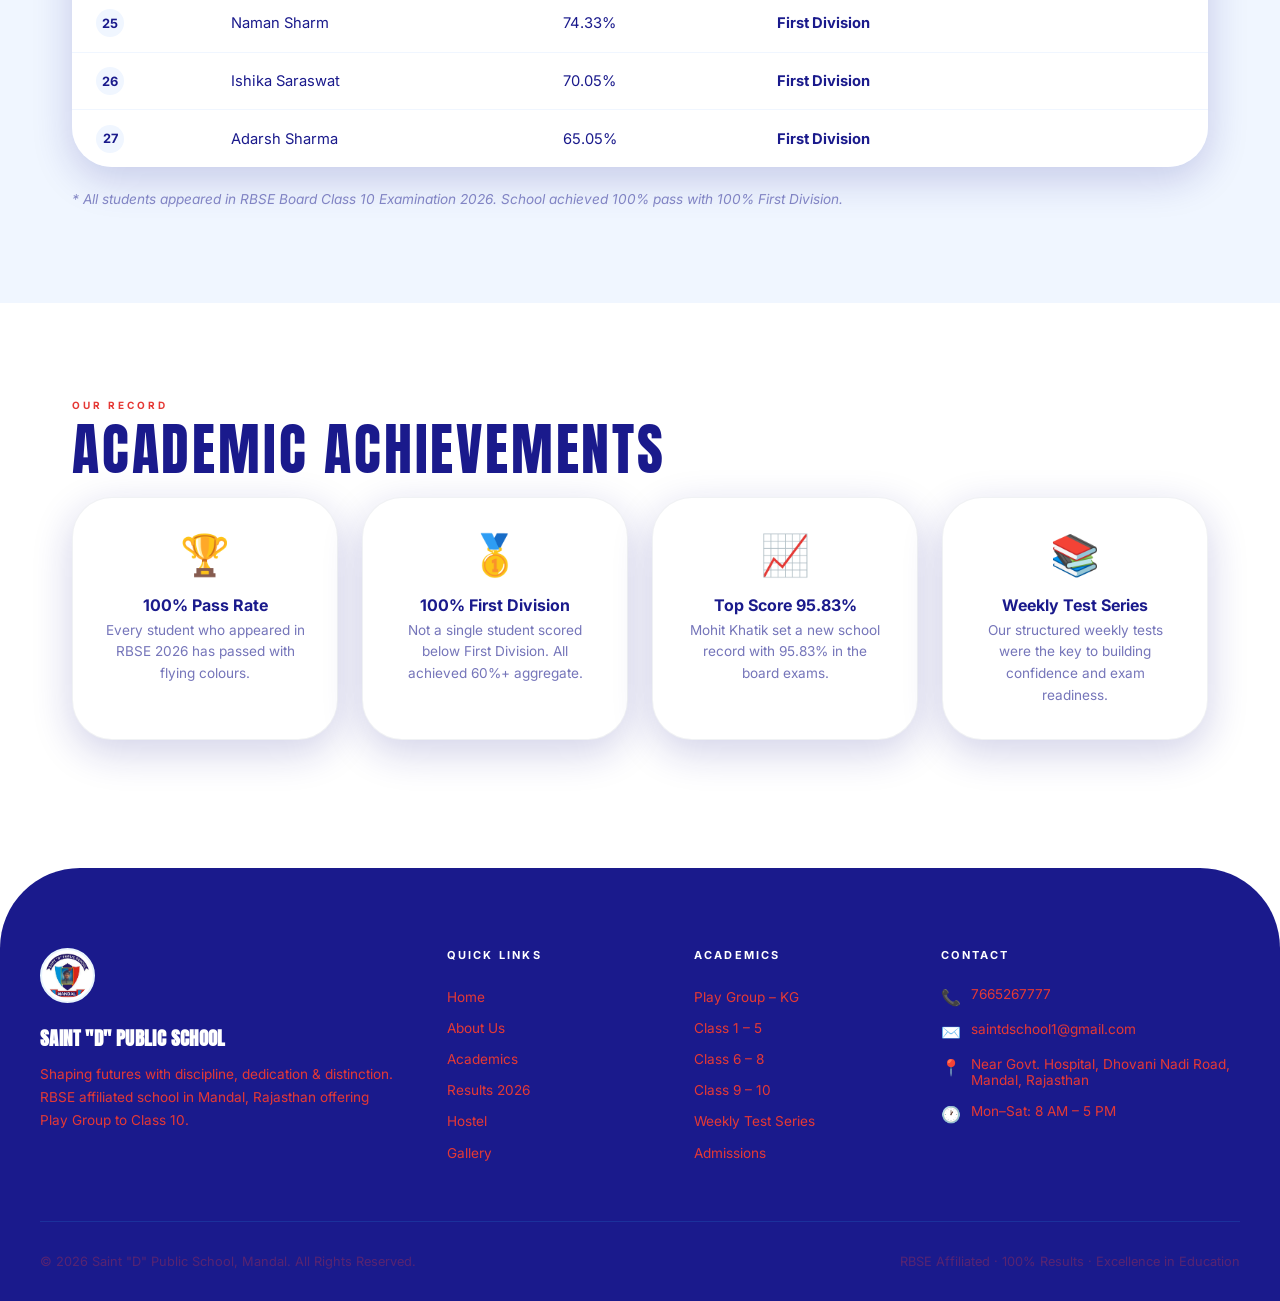
<file: results.html>
<!DOCTYPE html>
<html lang="en">
<head>
<meta charset="UTF-8">
<meta name="viewport" content="width=device-width, initial-scale=1.0">
<title>Results 2026 — Saint "D" Public School</title>
<meta name="description" content="RBSE Board Results 2026 — Saint D Public School achieves 100% Pass with 100% First Division. View all toppers and detailed score sheet.">
<link rel="stylesheet" href="style.css">
<link rel="icon" type="image/png" href="assets/logo-round.png">
<style>
.stats-band {
  background: var(--forest);
  padding: 4rem 2rem;
  border-radius: 5rem 5rem 0 0;
}
.stats-inner {
  max-width: 1000px;
  margin: 0 auto;
  display: grid;
  grid-template-columns: repeat(4, 1fr);
  gap: 2rem;
  text-align: center;
}
.stat-box strong {
  display: block;
  font-family: 'Anton', sans-serif;
  font-size: 3.5rem;
  color: var(--sage);
  line-height: 1;
  margin-bottom: 0.4rem;
  text-transform: uppercase;
  letter-spacing: 0.04em;
}
.stat-box span { color: var(--moss); font-size: 10px; font-weight: 700; letter-spacing: 0.2em; text-transform: uppercase; }

.toppers-full {
  display: grid;
  grid-template-columns: repeat(auto-fill, minmax(200px, 1fr));
  gap: 1.5rem;
}
.tc2 {
  background: var(--cream);
  border-radius: 2.5rem;
  padding: 2rem 1rem 1.5rem;
  text-align: center;
  border: 2px solid transparent;
  transition: all 0.5s var(--ease-premium);
  position: relative;
  box-shadow: 0 8px 30px var(--forest-shadow);
}
.tc2.gold {
  background: var(--forest);
  border-color: var(--sage);
  box-shadow: 0 20px 50px rgba(10, 37, 64,0.35);
}
.tc2:not(.gold):hover { border-color: var(--moss); transform: translateY(-6px); box-shadow: 0 16px 40px rgba(10, 37, 64,0.2); }
.tc2-rank {
  position: absolute; top: 12px; right: 14px;
  background: var(--sage); color: var(--forest);
  width: 32px; height: 32px;
  border-radius: 50%; font-weight: 700; font-size: 0.8rem;
  display: flex; align-items: center; justify-content: center;
}
.tc2.gold .tc2-rank { background: var(--cream); }
.tc2-photo-wrap { width: 100px; height: 100px; margin: 0 auto 1rem; }
.tc2-photo {
  width: 100px; height: 100px;
  border-radius: 50%; object-fit: cover;
  border: 3px solid var(--moss);
  background: var(--olive);
  display: block;
}
.tc2.gold .tc2-photo { border-color: var(--sage); }
.tc2-score {
  font-size: 2rem; font-weight: 400;
  font-family: 'Anton', sans-serif;
  color: var(--forest); line-height: 1;
  margin-bottom: 0.2rem;
}
.tc2.gold .tc2-score { color: var(--sage); }
.tc2-name { font-weight: 700; font-size: 0.92rem; color: var(--forest); margin-bottom: 0.2rem; }
.tc2.gold .tc2-name { color: var(--cream); }
.tc2-lbl { font-size: 9px; color: var(--moss); font-weight: 700; text-transform: uppercase; letter-spacing: 0.2em; }
.tc2.gold .tc2-lbl { color: rgba(230, 240, 250,0.6); }

/* RESULT TABLE */
.result-table {
  width: 100%;
  border-collapse: collapse;
  border-radius: 2.5rem;
  overflow: hidden;
  box-shadow: 0 12px 40px var(--forest-shadow);
}
.result-table thead { background: var(--forest); color: var(--cream); }
.result-table thead th {
  padding: 1.2rem 1.5rem;
  text-align: left;
  font-size: 10px;
  font-weight: 700;
  letter-spacing: 0.2em;
  text-transform: uppercase;
}
.result-table tbody tr {
  border-bottom: 1px solid var(--olive);
  transition: background 0.3s var(--ease-premium);
}
.result-table tbody tr:last-child { border-bottom: none; }
.result-table tbody tr:hover { background: var(--olive); }
.result-table tbody tr.top-row { background: var(--olive); }
.result-table td {
  padding: 0.9rem 1.5rem;
  font-size: 0.92rem;
  color: var(--forest);
  background: var(--cream);
}
.result-table tr.top-row td { background: var(--olive); }
.result-table td .rank-badge {
  display: inline-flex;
  align-items: center; justify-content: center;
  width: 28px; height: 28px;
  border-radius: 50%;
  background: var(--olive);
  font-weight: 700;
  font-size: 0.8rem;
  color: var(--forest);
}
.result-table td:last-child { font-weight: 700; color: var(--forest); }
.result-table tr.top-row td:last-child { color: var(--forest); }

/* ACHIEVEMENT BADGES */
.achieve-grid {
  display: grid;
  grid-template-columns: repeat(auto-fill, minmax(240px, 1fr));
  gap: 1.5rem;
}
.achieve-card {
  background: var(--cream);
  border-radius: 2.5rem;
  padding: 2rem;
  text-align: center;
  box-shadow: 0 12px 40px var(--forest-shadow);
  transition: all 0.5s var(--ease-premium);
  border: 1px solid rgba(10, 37, 64,0.06);
}
.achieve-card:hover { transform: translateY(-6px); }
.achieve-icon { font-size: 2.5rem; margin-bottom: 1rem; }
.achieve-card h4 { font-weight: 700; color: var(--forest); margin-bottom: 0.3rem; }
.achieve-card p { color: var(--forest); opacity: 0.6; font-size: 0.85rem; line-height: 1.6; }

@media (max-width: 700px) {
  .stats-inner { grid-template-columns: 1fr 1fr; gap: 1.5rem; }
  .stat-box strong { font-size: 2.2rem; }
}
</style>
</head>
<body>
<div id="navbar"></div>

<div class="page-hero">
  <div class="page-hero-label">Academic Excellence</div>
  <h1>Results</h1>
  <p>Class 10 Board Examinations — Saint "D" Public School, Mandal achieves 100% Pass with 100% First Division.</p>
</div>

<!-- STATS BAND -->
<div class="stats-band">
  <div class="stats-inner">
    <div class="stat-box reveal"><strong>100%</strong><span>Overall Pass Rate</span></div>
    <div class="stat-box reveal"><strong>100%</strong><span>First Division</span></div>
    <div class="stat-box reveal"><strong>95.83%</strong><span>Top Score</span></div>
    <div class="stat-box reveal"><strong>28</strong><span>Students Appeared</span></div>
  </div>
</div>

<!-- TOPPERS -->
<div class="section">
  <div class="section-label reveal">Hall of Fame</div>
  <div class="section-title reveal">Class 10 Toppers 2026</div>
  <div class="toppers-full">
    <div class="tc2 gold reveal">
      <div class="tc2-rank">👑</div>
      <div class="tc2-photo-wrap"><img class="tc2-photo" alt="Mohit Khatik" src="assets/topper1.jpg"></div>
      <div class="tc2-score">95.83%</div><div class="tc2-name">Mohit Khatik</div><div class="tc2-lbl">School Topper</div>
    </div>
    <div class="tc2 reveal">
      <div class="tc2-rank">2</div>
      <div class="tc2-photo-wrap"><img class="tc2-photo" alt="Bhuwan Bhatt" src="assets/topper2.jpg"></div>
      <div class="tc2-score">93.33%</div><div class="tc2-name">Bhuwan Bhatt</div><div class="tc2-lbl">2nd Rank</div>
    </div>
    <div class="tc2 reveal">
      <div class="tc2-rank">3</div>
      <div class="tc2-photo-wrap"><img class="tc2-photo" alt="Bheru Lal Gurjar" src="assets/topper3.jpg"></div>
      <div class="tc2-score">92.67%</div><div class="tc2-name">Bheru Lal Gurjar</div><div class="tc2-lbl">3rd Rank</div>
    </div>
    <div class="tc2 reveal">
      <div class="tc2-rank">4</div>
      <div class="tc2-photo-wrap"><img class="tc2-photo" alt="Kinjal Meemroth" src="assets/topper4.jpg"></div>
      <div class="tc2-score">92.17%</div><div class="tc2-name">Kinjal Meemroth</div><div class="tc2-lbl">4th Rank</div>
    </div>
    <div class="tc2 reveal">
      <div class="tc2-rank">5</div>
      <div class="tc2-photo-wrap"><img class="tc2-photo" alt="Lakshya Dudawat" src="assets/topper5.jpg"></div>
      <div class="tc2-score">91.33%</div><div class="tc2-name">Lakshya Dudawat</div><div class="tc2-lbl">5th Rank</div>
    </div>
    <div class="tc2 reveal">
      <div class="tc2-rank">6</div>
      <div class="tc2-photo-wrap"><img class="tc2-photo" alt="Radhika Kanwar" src="assets/topper6.jpg"></div>
      <div class="tc2-score">90.17%</div><div class="tc2-name">Radhika Kanwar</div><div class="tc2-lbl">6th Rank</div>
    </div>
  </div>
</div>

<!-- RESULT TABLE -->
<div class="bg-olive">
  <div class="section">
    <div class="section-label reveal">Detailed Results</div>
    <div class="section-title reveal">All Toppers — Score Sheet</div>
    <div class="section-subtitle reveal">RBSE Class 10 Board Exam Results — Session 2025–26</div>
    <div class="reveal">
    <table class="result-table">
      <thead>
        <tr>
          <th>Rank</th>
          <th>Student Name</th>
          <th>Percentage</th>
          <th>Division</th>
        </tr>
      </thead>
      <tbody>
        <tr class="top-row">
          <td><span class="rank-badge">👑</span></td>
          <td><strong>Mohit Khatik</strong></td>
          <td>95.83%</td>
          <td>🥇 First Division — School Topper</td>
        </tr>
        <tr><td><span class="rank-badge">2</span></td><td>Bhuwan Bhatt</td><td>93.33%</td><td>First Division</td></tr>
        <tr><td><span class="rank-badge">3</span></td><td>Bheru Lal Gurjar</td><td>92.67%</td><td>First Division</td></tr>
        <tr><td><span class="rank-badge">4</span></td><td>Kinjal Meemroth</td><td>92.17%</td><td>First Division</td></tr>
        <tr><td><span class="rank-badge">5</span></td><td>Lakshya Dudawat</td><td>91.33%</td><td>First Division</td></tr>
        <tr><td><span class="rank-badge">6</span></td><td>Radhika Kanwar</td><td>90.17%</td><td>First Division</td></tr>
        <tr><td><span class="rank-badge">7</span></td><td>Abhisar Garg</td><td>88.83%</td><td>First Division</td></tr>
        <tr><td><span class="rank-badge">8</span></td><td>Giriraj Sharma</td><td>87.17%</td><td>First Division</td></tr>
        <tr><td><span class="rank-badge">9</span></td><td>Jahnavi Bharanga</td><td>86.33%</td><td>First Division</td></tr>
        <tr><td><span class="rank-badge">10</span></td><td>Kunal Sharma</td><td>84.67%</td><td>First Division</td></tr>
        <tr><td><span class="rank-badge">11</span></td><td>Raghav Bhatt</td><td>84.05%</td><td>First Division</td></tr>
        <tr><td><span class="rank-badge">12</span></td><td>Alisa Khanam Pathan</td><td>83.67%</td><td>First Division</td></tr>
        <tr><td><span class="rank-badge">13</span></td><td>Konen Raza Mansuri</td><td>83.67%</td><td>First Division</td></tr>
        <tr><td><span class="rank-badge">14</span></td><td>Ujjwal Singh</td><td>83.00%</td><td>First Division</td></tr>
        <tr><td><span class="rank-badge">15</span></td><td>Yuvraj Soni</td><td>82.33%</td><td>First Division</td></tr>
        <tr><td><span class="rank-badge">16</span></td><td>Aryan Sen</td><td>82.33%</td><td>First Division</td></tr>
        <tr><td><span class="rank-badge">17</span></td><td>Taniya Lot</td><td>82.17%</td><td>First Division</td></tr>
        <tr><td><span class="rank-badge">18</span></td><td>Kanhaiya Lal Gurjar</td><td>82.00%</td><td>First Division</td></tr>
        <tr><td><span class="rank-badge">19</span></td><td>Ayushi Saraswat</td><td>81.83%</td><td>First Division</td></tr>
        <tr><td><span class="rank-badge">20</span></td><td>Gopal Keer</td><td>81.33%</td><td>First Division</td></tr>
        <tr><td><span class="rank-badge">21</span></td><td>Sehejal Banu</td><td>80.00%</td><td>First Division</td></tr>
        <tr><td><span class="rank-badge">22</span></td><td>Rajesh Mali</td><td>77.67%</td><td>First Division</td></tr>
        <tr><td><span class="rank-badge">23</span></td><td>Aqsanoor Quazi</td><td>76.33%</td><td>First Division</td></tr>
        <tr><td><span class="rank-badge">24</span></td><td>Gulista Khanam Pathan</td><td>74.50%</td><td>First Division</td></tr>
        <tr><td><span class="rank-badge">25</span></td><td>Naman Sharm</td><td>74.33%</td><td>First Division</td></tr>
        <tr><td><span class="rank-badge">26</span></td><td>Ishika Saraswat</td><td>70.05%</td><td>First Division</td></tr>
        <tr><td><span class="rank-badge">27</span></td><td>Adarsh Sharma</td><td>65.05%</td><td>First Division</td></tr>
      </tbody>
    </table>
    </div>
    <p style="margin-top:1.5rem;color:var(--forest);opacity:0.5;font-size:0.85rem;font-style:italic;">* All students appeared in RBSE Board Class 10 Examination 2026. School achieved 100% pass with 100% First Division.</p>
  </div>
</div>

<!-- ACHIEVEMENTS -->
<div class="section">
  <div class="section-label reveal">Our Record</div>
  <div class="section-title reveal">Academic Achievements</div>
  <div class="achieve-grid">
    <div class="achieve-card reveal"><div class="achieve-icon">🏆</div><h4>100% Pass Rate</h4><p>Every student who appeared in RBSE 2026 has passed with flying colours.</p></div>
    <div class="achieve-card reveal"><div class="achieve-icon">🥇</div><h4>100% First Division</h4><p>Not a single student scored below First Division. All achieved 60%+ aggregate.</p></div>
    <div class="achieve-card reveal"><div class="achieve-icon">📈</div><h4>Top Score 95.83%</h4><p>Mohit Khatik set a new school record with 95.83% in the board exams.</p></div>
    <div class="achieve-card reveal"><div class="achieve-icon">📚</div><h4>Weekly Test Series</h4><p>Our structured weekly tests were the key to building confidence and exam readiness.</p></div>
  </div>
</div>

<div id="footer"></div>
<script src="shared.js"></script>
</body>
</html>
</file>
<file: style.css>
/* ═══════════════════════════════════════════
   Saint "D" Public School — Logo-Aligned Design System
   Navy · Sky Blue · Crimson · Gold Color Story
   ═══════════════════════════════════════════ */

@import url('https://fonts.googleapis.com/css2?family=Anton&family=Inter:wght@400;700&display=swap');

:root {
  /* Primary — Deep Navy (logo banner & shield spine) */
  --forest:        #1a1a8c;
  /* Light tint — Sky Blue (logo left-shield panel) */
  --sage:          #e8f4fd;
  /* Very light wash */
  --olive:         #f0f6ff;
  /* Base white */
  --cream:         #ffffff;
  --white:         #ffffff;
  /* Accent — Crimson Red (logo right-shield & ribbon) */
  --moss:          #e53935;
  /* Highlight — Golden Yellow (logo portrait frame) */
  --gold:          #fdd835;
  /* Sky Blue (logo left-shield) */
  --sky:           #29b6f6;
  /* Shadows */
  --forest-shadow: rgba(26, 26, 140, 0.2);
  --ease-premium: cubic-bezier(0.16, 1, 0.3, 1);
}

*, *::before, *::after { margin: 0; padding: 0; box-sizing: border-box; }

html { scroll-behavior: smooth; }

body {
  font-family: 'Inter', sans-serif;
  background: var(--cream);
  color: var(--forest);
  overflow-x: hidden;
  min-height: 100vh;
  font-weight: 400;
}

/* ── NOISE OVERLAY ── */
body::after {
  content: '';
  position: fixed;
  inset: 0;
  z-index: 9999;
  pointer-events: none;
  opacity: 0.04;
  background-image: url("data:image/svg+xml,%3Csvg viewBox='0 0 256 256' xmlns='http://www.w3.org/2000/svg'%3E%3Cfilter id='noise'%3E%3CfeTurbulence type='fractalNoise' baseFrequency='0.9' numOctaves='4' stitchTiles='stitch'/%3E%3C/filter%3E%3Crect width='100%25' height='100%25' filter='url(%23noise)'/%3E%3C/svg%3E");
  background-repeat: repeat;
  background-size: 256px 256px;
}

/* ── SCROLLBAR ── */
::-webkit-scrollbar { width: 6px; }
::-webkit-scrollbar-track { background: var(--olive); }
::-webkit-scrollbar-thumb { background: var(--forest); border-radius: 3px; }

/* ── NAVBAR ── */
nav {
  position: fixed;
  top: 0; left: 0; right: 0;
  z-index: 200;
  padding: 0 2.5rem;
  display: flex;
  align-items: center;
  justify-content: space-between;
  height: 70px;
  /* Always has a translucent navy base so white text is readable over the light hero */
  background: rgba(26, 26, 140, 0.55);
  backdrop-filter: blur(12px);
  -webkit-backdrop-filter: blur(12px);
  transition: background 0.4s var(--ease-premium), box-shadow 0.4s var(--ease-premium);
}
nav.scrolled {
  background: rgba(26, 26, 140, 0.97);
  backdrop-filter: blur(20px);
  -webkit-backdrop-filter: blur(20px);
  box-shadow: 0 4px 30px var(--forest-shadow);
}

.nav-logo {
  display: flex;
  align-items: center;
  gap: 14px;
  text-decoration: none;
}
.nav-logo img {
  height: 48px; width: 48px;
  object-fit: contain;
  border-radius: 50%;
  border: 2px solid rgba(255,255,255,0.7);
  background: white;
  padding: 2px;
  flex-shrink: 0;
}
.nav-logo-text {
  line-height: 1;
  display: flex;
  flex-direction: column;
  gap: 6px;
}
.nav-logo-text strong {
  display: block;
  font-family: 'Anton', sans-serif;
  color: #ffffff;
  font-size: 1.05rem;
  letter-spacing: 0.12em;
  text-transform: uppercase;
  text-shadow: 0 1px 4px rgba(0,0,0,0.3);
}
.nav-logo-text small {
  color: rgba(255,255,255,0.8);
  font-size: 0.62rem;
  font-weight: 700;
  letter-spacing: 0.22em;
  text-transform: uppercase;
}

.nav-pill {
  display: flex;
  gap: 2px;
  list-style: none;
  align-items: center;
  background: rgba(255,255,255,0.12);
  backdrop-filter: blur(20px);
  -webkit-backdrop-filter: blur(20px);
  border-radius: 50px;
  padding: 5px 5px;
  border: 1px solid rgba(255,255,255,0.2);
}
/* Each li must also be a centered flex container */
.nav-pill li {
  display: flex;
  align-items: center;
}
.nav-pill a {
  display: flex;
  align-items: center;
  height: 36px;
  color: var(--cream);
  text-decoration: none;
  font-weight: 700;
  font-size: 10px;
  letter-spacing: 0.18em;
  text-transform: uppercase;
  padding: 0 15px;
  border-radius: 50px;
  transition: all 0.3s var(--ease-premium);
  white-space: nowrap;
}
.nav-pill a:hover,
.nav-pill a.active {
  background: rgba(255,255,255,0.18);
  color: var(--white);
}
/* Admissions CTA — separated by a subtle gap via margin */
.nav-pill li:last-child {
  margin-left: 4px;
}
.nav-pill a.nav-cta {
  background: #ffffff;
  color: var(--forest);
  font-weight: 700;
  height: 36px;
  padding: 0 20px;
  border-radius: 50px;
  box-shadow: 0 2px 8px rgba(0,0,0,0.15);
}
.nav-pill a.nav-cta:hover {
  background: var(--gold);
  color: var(--forest);
  transform: translateY(-1px);
  box-shadow: 0 4px 12px rgba(253,216,53,0.4);
}

/* hamburger */
.hamburger {
  display: none;
  flex-direction: column;
  gap: 5px;
  cursor: pointer;
  padding: 6px;
}
.hamburger span {
  display: block;
  width: 24px; height: 2px;
  background: var(--cream);
  border-radius: 2px;
  transition: all 0.3s var(--ease-premium);
}
.mobile-menu {
  display: none;
  position: fixed;
  top: 70px; left: 0; right: 0;
  background: rgba(26, 26, 140, 0.97);
  backdrop-filter: blur(20px);
  -webkit-backdrop-filter: blur(20px);
  padding: 1rem 2rem 2rem;
  z-index: 199;
  border-top: 1px solid rgba(41, 182, 246, 0.25);
  flex-direction: column;
  gap: 0.5rem;
  border-radius: 0 0 2.5rem 2.5rem;
}
.mobile-menu a {
  color: var(--sage);
  text-decoration: none;
  font-weight: 700;
  font-size: 0.9rem;
  padding: 12px 0;
  border-bottom: 1px solid rgba(230, 240, 250,0.1);
  display: block;
  letter-spacing: 0.15em;
  text-transform: uppercase;
}
.mobile-menu.open { display: flex; }

/* ── PAGE HERO (shared inner pages) ── */
.page-hero {
  background: var(--sage);
  padding: 8rem 2rem 5rem;
  text-align: center;
  position: relative;
  overflow: hidden;
  border-radius: 0 0 5rem 5rem;
}
.page-hero-label {
  display: inline-block;
  background: rgba(26, 26, 140, 0.1);
  border: 1px solid rgba(26, 26, 140, 0.25);
  color: var(--forest);
  font-size: 10px;
  font-weight: 700;
  letter-spacing: 0.3em;
  text-transform: uppercase;
  padding: 8px 22px;
  border-radius: 50px;
  margin-bottom: 1.5rem;
}
.page-hero h1 {
  font-family: 'Anton', sans-serif;
  color: var(--forest);
  font-size: clamp(3rem, 10vw, 8rem);
  line-height: 1.05;
  letter-spacing: 0.06em;
  margin-bottom: 1.8rem;
  text-transform: uppercase;
}
.page-hero p {
  color: var(--forest);
  opacity: 0.7;
  font-size: 1rem;
  max-width: 520px;
  margin: 0 auto;
  line-height: 1.7;
}

/* ── SECTION SHARED ── */
.section {
  padding: 6rem 2rem;
  max-width: 1200px;
  margin: 0 auto;
}
.section-label {
  font-size: 10px;
  font-weight: 700;
  letter-spacing: 0.3em;
  text-transform: uppercase;
  color: var(--moss);
  margin-bottom: 0.5rem;
}
.section-title {
  font-family: 'Anton', sans-serif;
  font-size: clamp(2rem, 5vw, 3.5rem);
  color: var(--forest);
  margin-bottom: 1rem;
  letter-spacing: 0.05em;
  text-transform: uppercase;
  line-height: 1.1;
}
.section-subtitle {
  color: var(--forest);
  opacity: 0.6;
  font-size: 0.95rem;
  line-height: 1.7;
  max-width: 520px;
  margin-bottom: 3rem;
}
.bg-olive { background: var(--olive); border-radius: 5rem 5rem 0 0; }
.bg-sage  { background: var(--sage); border-radius: 5rem 5rem 0 0; }
.bg-light { background: var(--olive); border-radius: 5rem 5rem 0 0; }
.bg-navy  { background: var(--forest); border-radius: 5rem 5rem 0 0; }
.bg-sky   { background: var(--sky); border-radius: 5rem 5rem 0 0; }

/* ── BUTTONS ── */
.btn {
  display: inline-block;
  padding: 14px 32px;
  border-radius: 50px;
  font-weight: 700;
  font-size: 10px;
  text-decoration: none;
  letter-spacing: 0.2em;
  text-transform: uppercase;
  transition: all 0.5s var(--ease-premium);
  cursor: pointer;
  border: none;
  font-family: 'Inter', sans-serif;
}
.btn-forest {
  background: var(--forest);
  color: var(--cream);
  box-shadow: 0 12px 40px var(--forest-shadow);
}
.btn-forest:hover {
  transform: translateY(-3px);
  box-shadow: 0 18px 50px rgba(26, 26, 140, 0.35);
}
.btn-gold {
  background: var(--gold);
  color: var(--forest);
  box-shadow: 0 8px 30px rgba(253, 216, 53, 0.4);
}
.btn-gold:hover {
  transform: translateY(-3px);
  box-shadow: 0 14px 40px rgba(253, 216, 53, 0.55);
}
.btn-navy {
  background: var(--forest);
  color: var(--cream);
  box-shadow: 0 8px 30px var(--forest-shadow);
}
.btn-navy:hover {
  transform: translateY(-3px);
  box-shadow: 0 14px 40px rgba(26, 26, 140, 0.35);
}
.btn-outline {
  background: transparent;
  color: var(--forest);
  border: 2px solid var(--forest);
}
.btn-outline:hover {
  background: var(--forest);
  color: var(--cream);
}
.btn-white {
  background: var(--cream);
  color: var(--forest);
  border: 2px solid rgba(10, 37, 64, 0.15);
}
.btn-white:hover {
  background: var(--white);
  transform: translateY(-3px);
}

/* ── FOOTER ── */
footer {
  background: var(--forest);
  color: var(--sage);
  padding: 5rem 2rem 2rem;
  border-radius: 5rem 5rem 0 0;
  margin-top: 2rem;
}
.footer-grid {
  max-width: 1200px;
  margin: 0 auto;
  display: grid;
  grid-template-columns: 1.8fr 1fr 1fr 1.5fr;
  gap: 3rem;
  padding-bottom: 3rem;
  border-bottom: 1px solid rgba(41, 182, 246, 0.15);
}
.footer-brand img {
  height: 55px; width: 55px;
  border-radius: 50%;
  border: 2px solid var(--sage);
  background: white;
  padding: 3px;
  margin-bottom: 1rem;
}
.footer-brand h3 {
  font-family: 'Anton', sans-serif;
  font-size: 1.2rem;
  margin-bottom: 0.7rem;
  color: var(--cream);
  text-transform: uppercase;
  letter-spacing: 0.02em;
}
.footer-brand p {
  color: var(--moss);
  font-size: 0.85rem;
  line-height: 1.7;
}
.footer-col h4 {
  font-size: 11px;
  font-weight: 700;
  letter-spacing: 0.2em;
  text-transform: uppercase;
  color: var(--cream);
  margin-bottom: 1.5rem;
}
.footer-col ul { list-style: none; }
.footer-col ul li { margin-bottom: 0.7rem; }
.footer-col ul li a {
  color: var(--moss);
  text-decoration: none;
  font-size: 0.85rem;
  transition: color 0.3s var(--ease-premium);
}
.footer-col ul li a:hover { color: var(--cream); }
.footer-contact-item {
  display: flex;
  gap: 10px;
  align-items: flex-start;
  margin-bottom: 0.9rem;
  color: var(--moss);
  font-size: 0.85rem;
}
.footer-contact-item span:first-child { font-size: 1rem; margin-top: 1px; }
.footer-contact-item a {
  color: var(--moss);
  text-decoration: none;
}
.footer-contact-item a:hover { color: var(--cream); }
.footer-bottom {
  max-width: 1200px;
  margin: 2rem auto 0;
  display: flex;
  justify-content: space-between;
  align-items: center;
  font-size: 0.8rem;
  color: var(--moss);
  opacity: 0.3;
  flex-wrap: wrap;
  gap: 0.5rem;
}

/* ── ANIMATIONS ── */
@keyframes float {
  0%, 100% { transform: translateY(0) rotate(0deg); }
  50% { transform: translateY(-20px) rotate(5deg); }
}

/* Scroll-triggered reveal */
.reveal {
  opacity: 0;
  transform: translateY(100px);
  transition: opacity 1.2s var(--ease-premium), transform 1.2s var(--ease-premium);
}
.reveal.visible {
  opacity: 1;
  transform: translateY(0);
}

.anim-up  { opacity: 0; transform: translateY(100px); animation: revealUp 1.2s var(--ease-premium) 0.1s both; }
.anim-up2 { opacity: 0; transform: translateY(100px); animation: revealUp 1.2s var(--ease-premium) 0.2s both; }
.anim-up3 { opacity: 0; transform: translateY(100px); animation: revealUp 1.2s var(--ease-premium) 0.35s both; }

@keyframes revealUp {
  from { opacity: 0; transform: translateY(100px); }
  to   { opacity: 1; transform: translateY(0); }
}

@keyframes pulse {
  0%,100% { box-shadow: 0 0 0 0 rgba(229, 57, 53, 0.4); }
  50%      { box-shadow: 0 0 0 14px rgba(229, 57, 53, 0); }
}

/* Letter stagger for hero text */
.hero-letter {
  display: inline-block;
  opacity: 0;
  transform: translateY(100px);
  animation: revealUp 1.2s var(--ease-premium) both;
}

/* ── RESPONSIVE ── */
@media (max-width: 900px) {
  .footer-grid { grid-template-columns: 1fr 1fr; }
}
@media (max-width: 640px) {
  .nav-pill { display: none; }
  .hamburger { display: flex; }
  .footer-grid { grid-template-columns: 1fr; gap: 2rem; }
  .footer-bottom { flex-direction: column; text-align: center; }
  .page-hero { border-radius: 0 0 2.5rem 2.5rem; padding: 7rem 1.5rem 3rem; }
  .page-hero h1 { font-size: clamp(2.5rem, 15vw, 5rem); }
  .section { padding: 4rem 1.5rem; }
  nav { padding: 0 1.5rem; }
}
</file>
